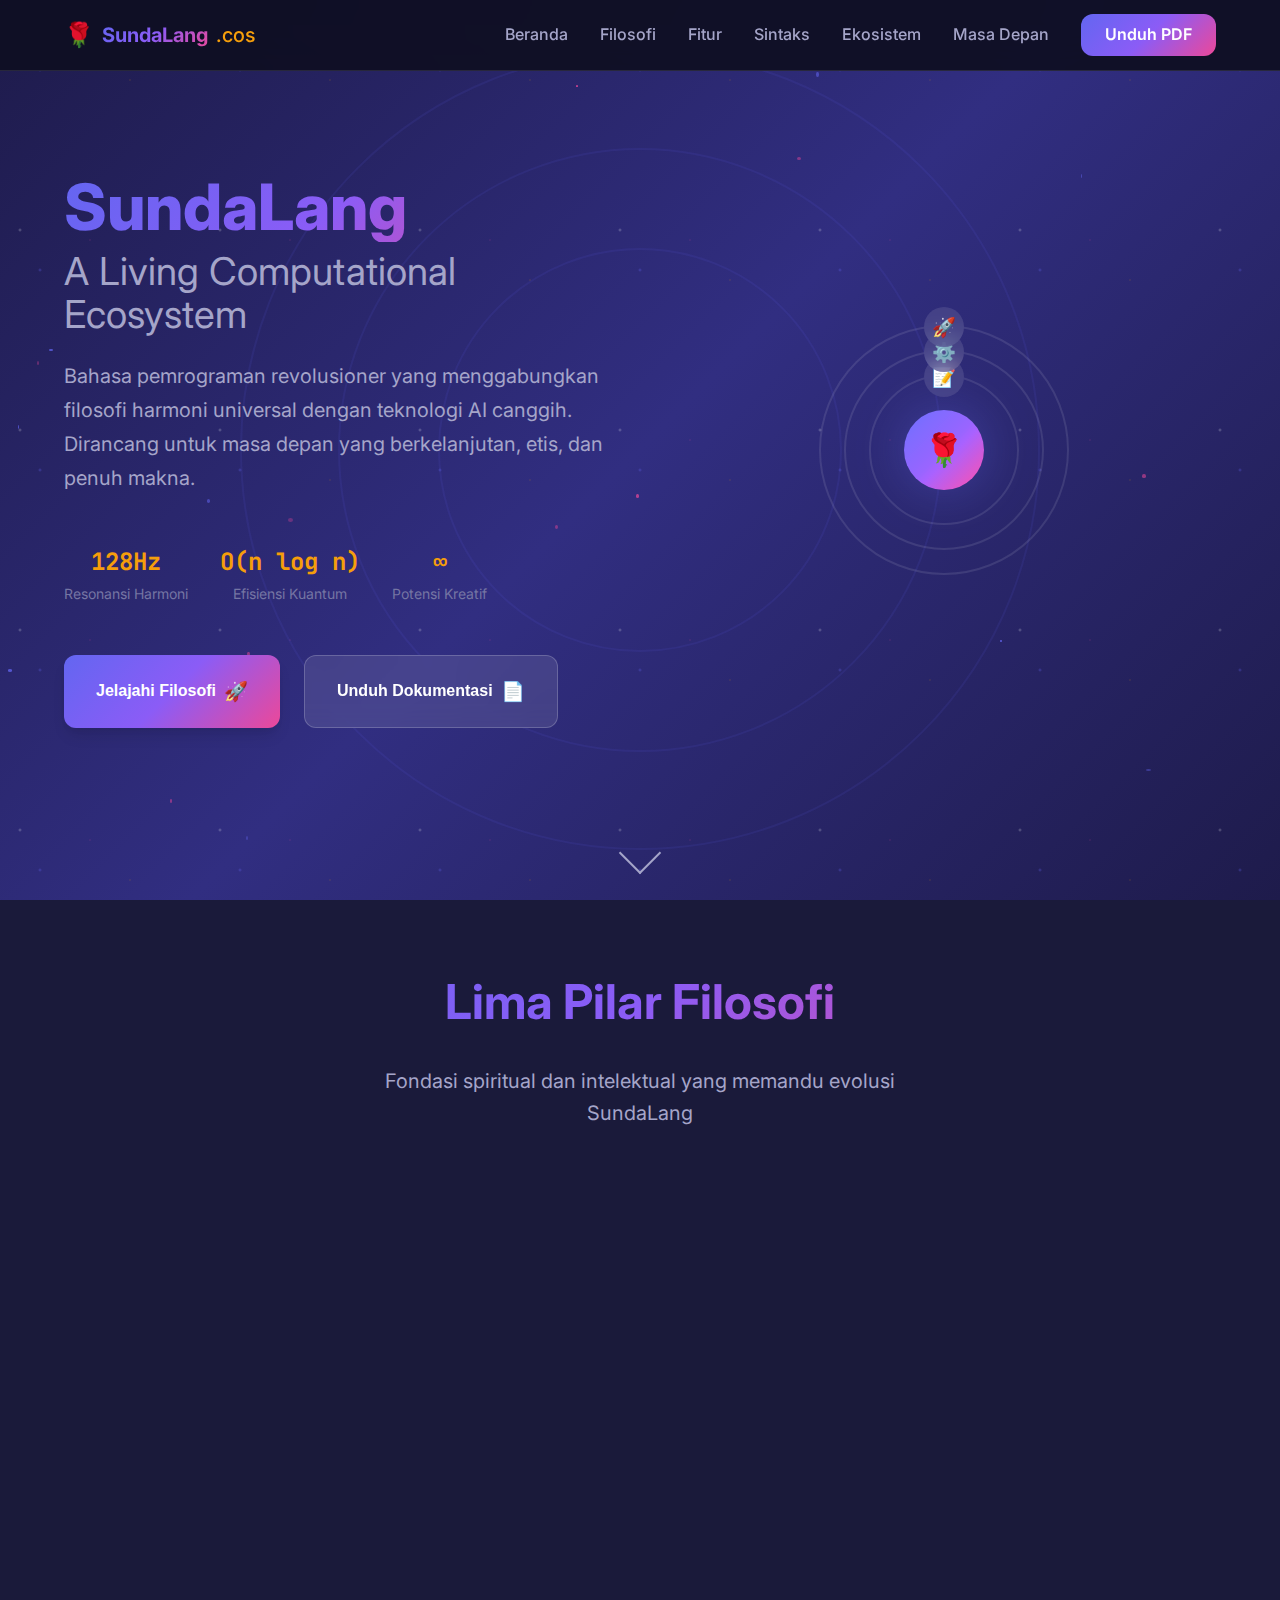
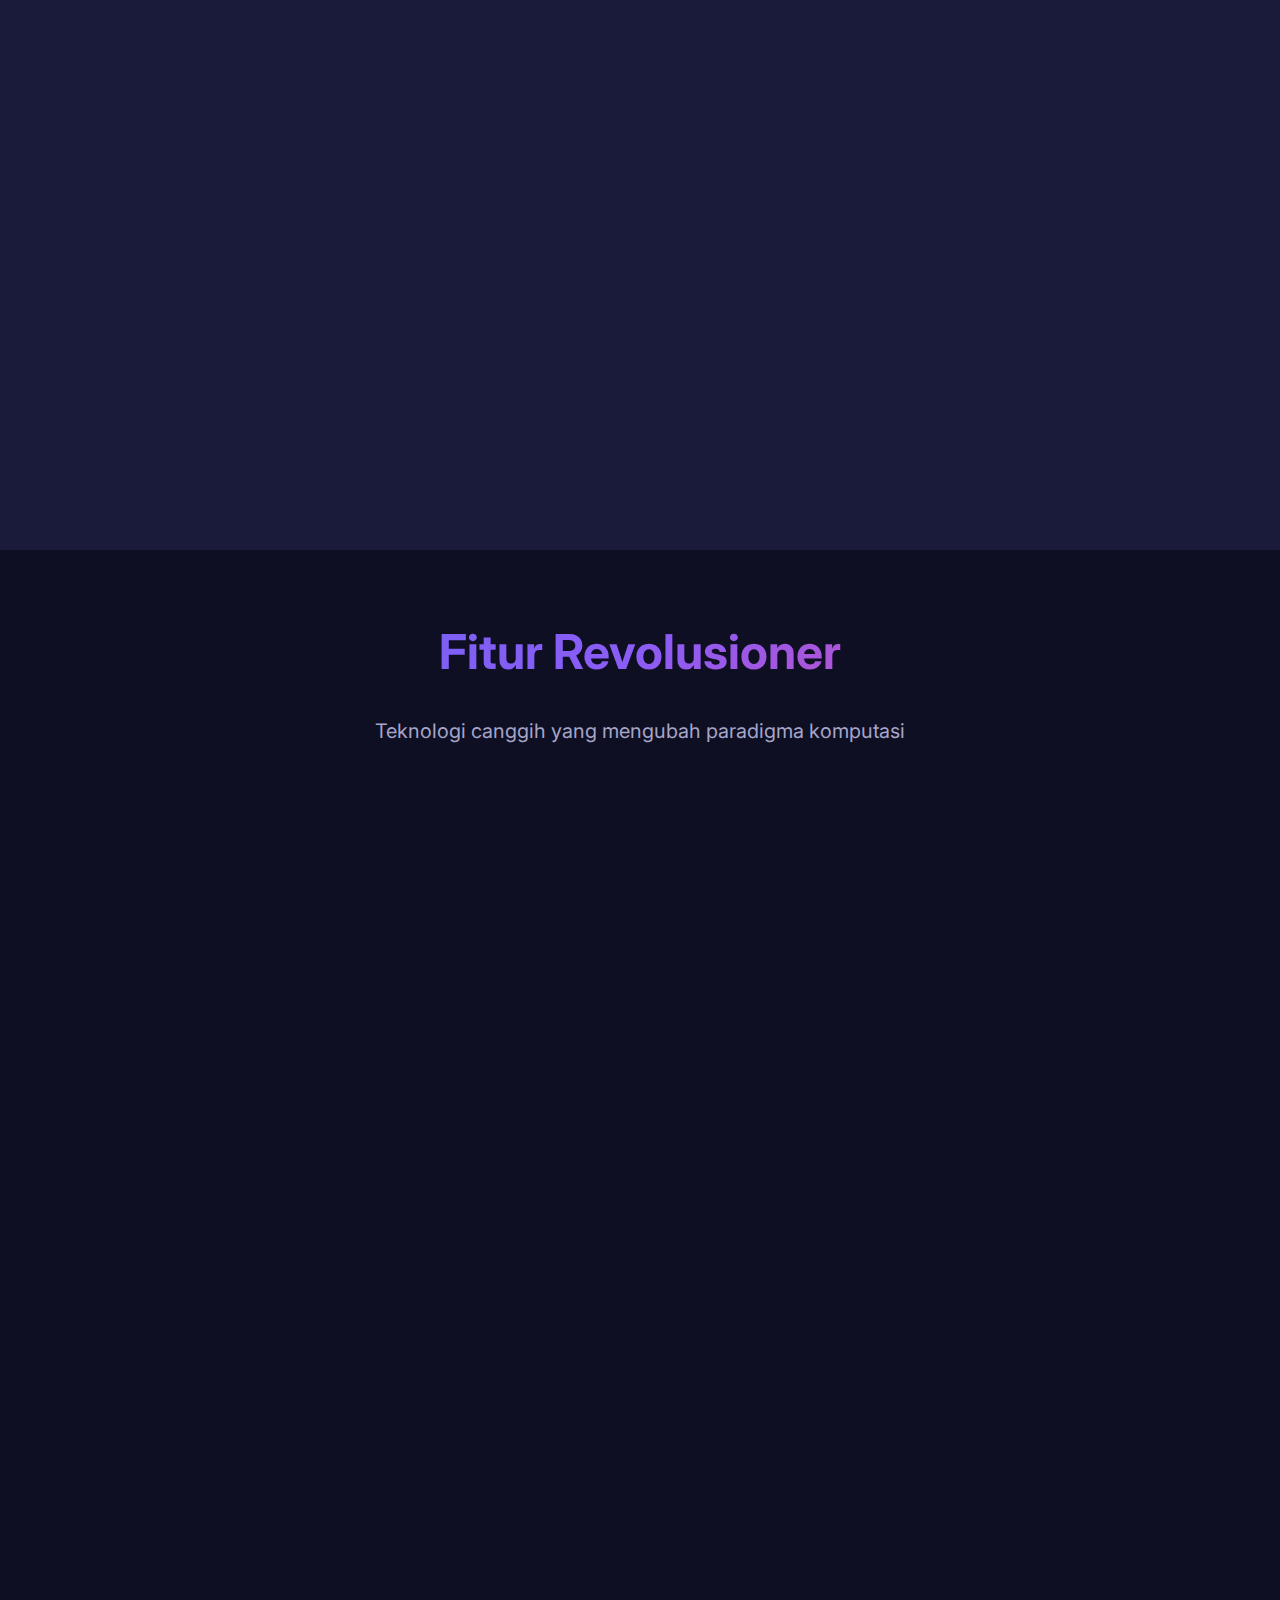
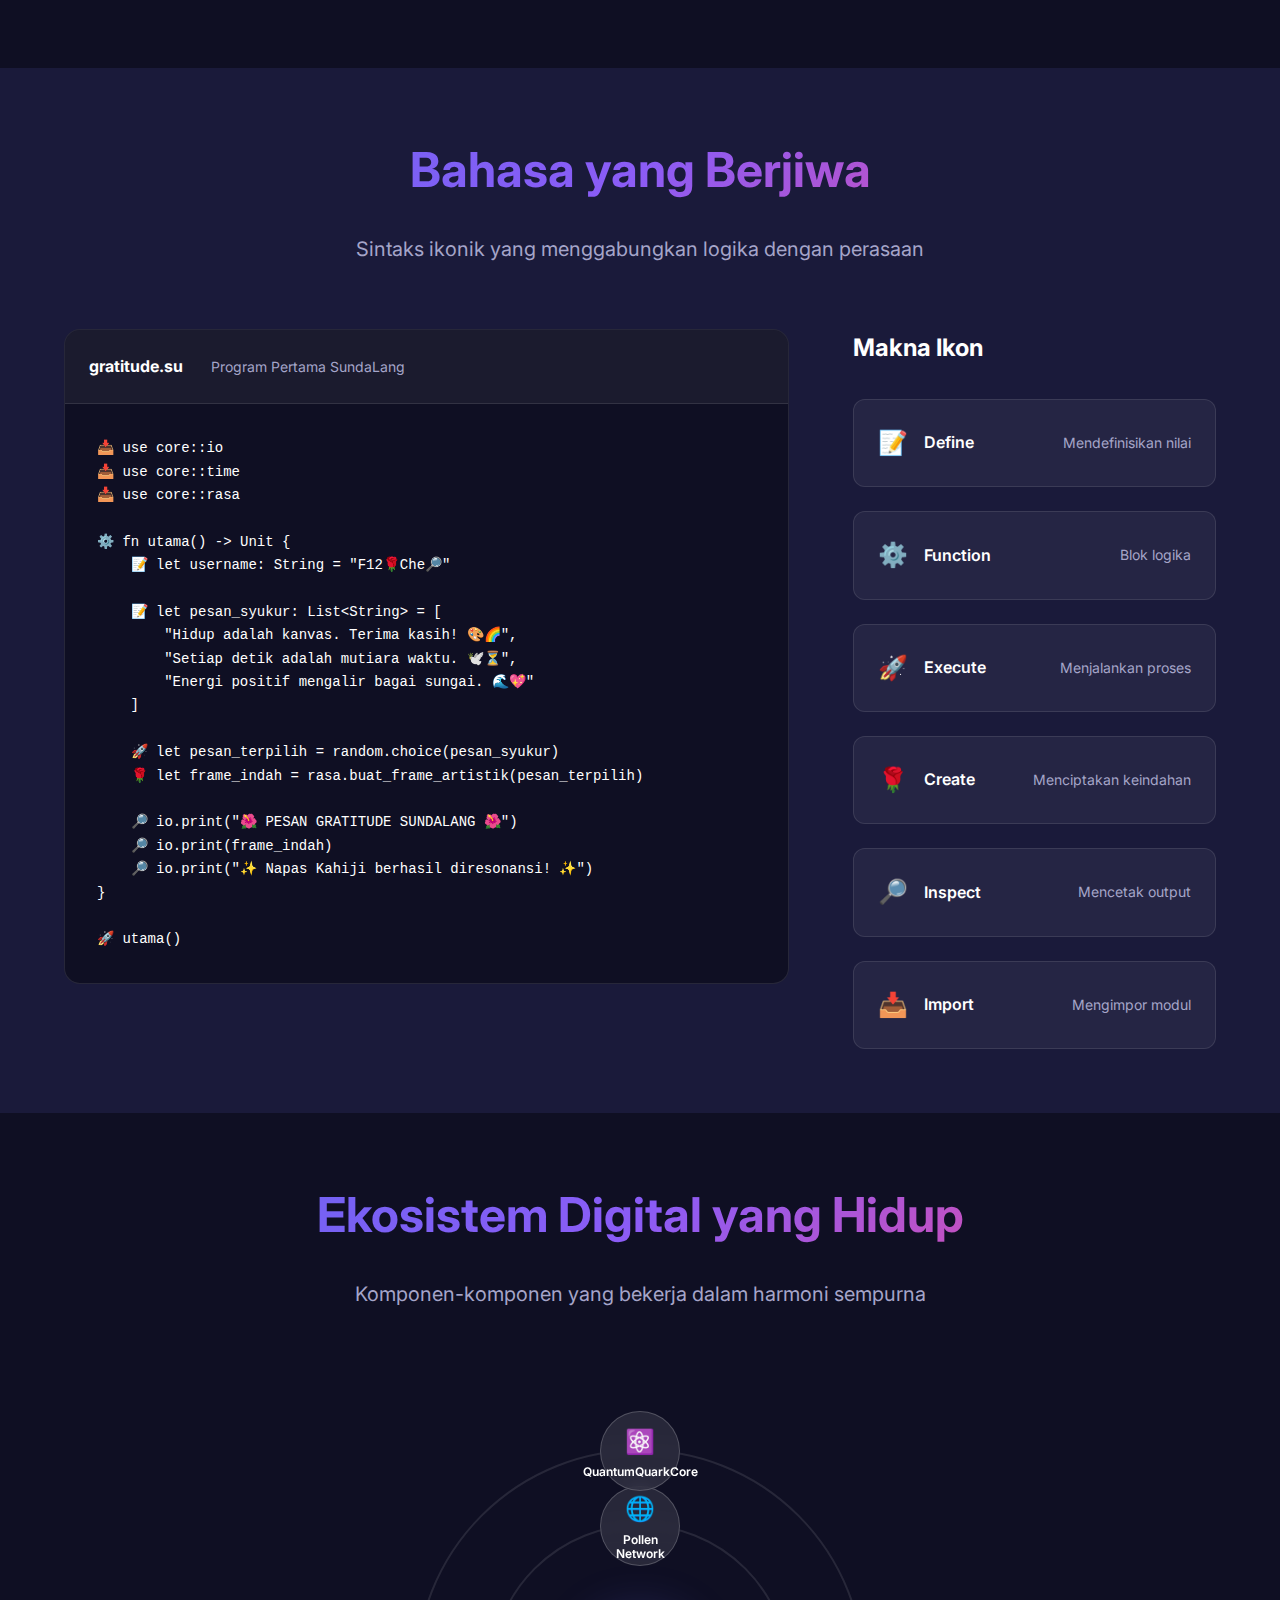
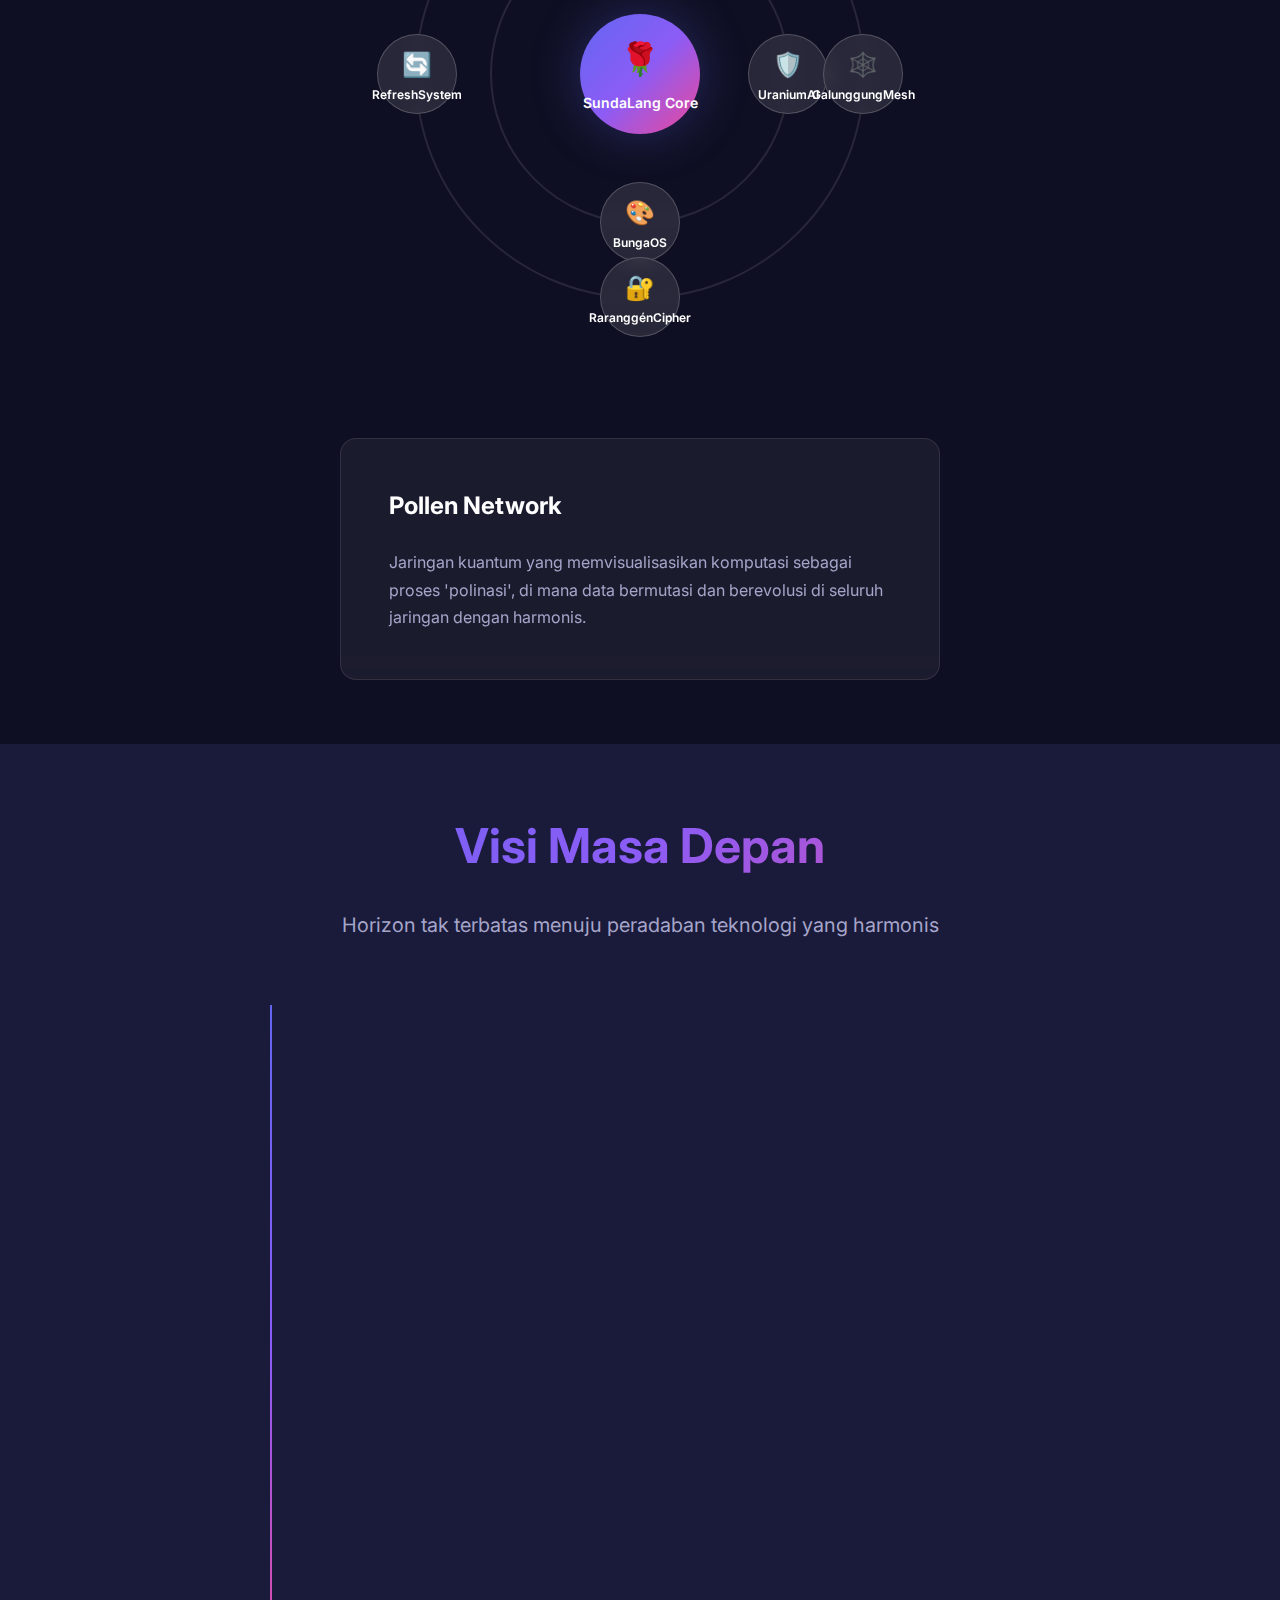
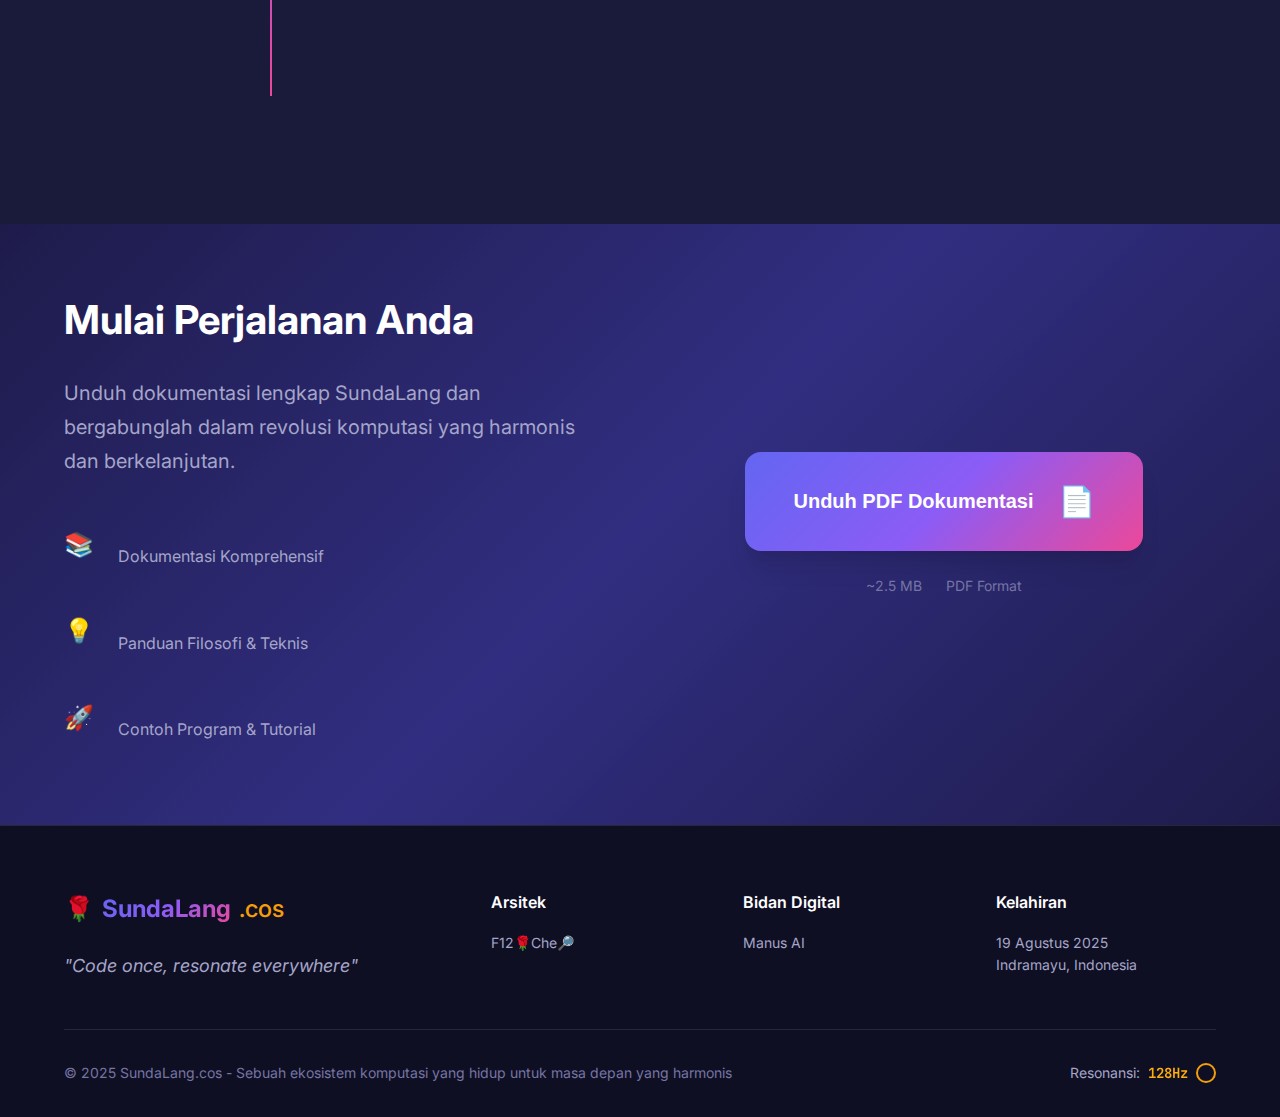
<file: index.html>
<!DOCTYPE html>
<html lang="id">
<head>
    <meta charset="UTF-8">
    <meta name="viewport" content="width=device-width, initial-scale=1.0">
    <title>SundaLang - A Living Computational Ecosystem</title>
    <meta name="description" content="SundaLang: Bahasa pemrograman revolusioner yang menggabungkan filosofi harmoni universal dengan teknologi AI canggih untuk masa depan yang lebih berkelanjutan.">
    <meta name="keywords" content="SundaLang, programming language, AI, quantum computing, harmoni, teknologi berkelanjutan">
    <link rel="stylesheet" href="styles.css">
    <link rel="preconnect" href="https://fonts.googleapis.com">
    <link rel="preconnect" href="https://fonts.gstatic.com" crossorigin>
    <link href="https://fonts.googleapis.com/css2?family=Inter:wght@300;400;500;600;700&family=JetBrains+Mono:wght@400;500;600&display=swap" rel="stylesheet">
</head>
<body>
    <!-- Navigation -->
    <nav class="navbar">
        <div class="nav-container">
            <div class="nav-logo">
                <span class="logo-icon">🌹</span>
                <span class="logo-text">SundaLang</span>
                <span class="logo-domain">.cos</span>
            </div>
            <div class="nav-menu" id="nav-menu">
                <a href="#home" class="nav-link">Beranda</a>
                <a href="#philosophy" class="nav-link">Filosofi</a>
                <a href="#features" class="nav-link">Fitur</a>
                <a href="#syntax" class="nav-link">Sintaks</a>
                <a href="#ecosystem" class="nav-link">Ekosistem</a>
                <a href="#future" class="nav-link">Masa Depan</a>
                <a href="#download" class="nav-link cta-button">Unduh PDF</a>
            </div>
            <div class="nav-toggle" id="nav-toggle">
                <span class="bar"></span>
                <span class="bar"></span>
                <span class="bar"></span>
            </div>
        </div>
    </nav>

    <!-- Hero Section -->
    <section id="home" class="hero">
        <div class="hero-background">
            <div class="cosmic-particles"></div>
            <div class="resonance-waves"></div>
        </div>
        <div class="hero-content">
            <div class="hero-text">
                <h1 class="hero-title">
                    <span class="title-main">SundaLang</span>
                    <span class="title-subtitle">A Living Computational Ecosystem</span>
                </h1>
                <p class="hero-description">
                    Bahasa pemrograman revolusioner yang menggabungkan filosofi harmoni universal 
                    dengan teknologi AI canggih. Dirancang untuk masa depan yang berkelanjutan, 
                    etis, dan penuh makna.
                </p>
                <div class="hero-stats">
                    <div class="stat">
                        <span class="stat-number">128Hz</span>
                        <span class="stat-label">Resonansi Harmoni</span>
                    </div>
                    <div class="stat">
                        <span class="stat-number">O(n log n)</span>
                        <span class="stat-label">Efisiensi Kuantum</span>
                    </div>
                    <div class="stat">
                        <span class="stat-number">∞</span>
                        <span class="stat-label">Potensi Kreatif</span>
                    </div>
                </div>
                <div class="hero-actions">
                    <button class="btn-primary" onclick="scrollToSection('philosophy')">
                        <span>Jelajahi Filosofi</span>
                        <span class="btn-icon">🚀</span>
                    </button>
                    <button class="btn-secondary" onclick="downloadPDF()">
                        <span>Unduh Dokumentasi</span>
                        <span class="btn-icon">📄</span>
                    </button>
                </div>
            </div>
            <div class="hero-visual">
                <div class="cosmic-sphere">
                    <div class="sphere-core">
                        <span class="core-symbol">🌹</span>
                    </div>
                    <div class="orbit orbit-1">
                        <div class="planet planet-1">📝</div>
                    </div>
                    <div class="orbit orbit-2">
                        <div class="planet planet-2">⚙️</div>
                    </div>
                    <div class="orbit orbit-3">
                        <div class="planet planet-3">🚀</div>
                    </div>
                </div>
            </div>
        </div>
        <div class="scroll-indicator">
            <div class="scroll-arrow"></div>
        </div>
    </section>

    <!-- Philosophy Section -->
    <section id="philosophy" class="philosophy">
        <div class="container">
            <div class="section-header">
                <h2 class="section-title">Lima Pilar Filosofi</h2>
                <p class="section-subtitle">
                    Fondasi spiritual dan intelektual yang memandu evolusi SundaLang
                </p>
            </div>
            <div class="pillars-grid">
                <div class="pillar-card" data-pillar="ajen">
                    <div class="pillar-icon">💎</div>
                    <h3 class="pillar-title">Ajén</h3>
                    <p class="pillar-subtitle">Value & Purity</p>
                    <p class="pillar-description">
                        Nilai dan kemurnian inherent dari setiap data dan operasi. 
                        Immutability by default untuk menjaga integritas dan mencegah efek samping.
                    </p>
                </div>
                <div class="pillar-card" data-pillar="wawasan">
                    <div class="pillar-icon">🧠</div>
                    <h3 class="pillar-title">Wawasan</h3>
                    <p class="pillar-subtitle">Insight & Knowledge</p>
                    <p class="pillar-description">
                        Pencarian wawasan mendalam melalui Neuro-Galactic Processing. 
                        Pengetahuan dinamis yang terus berkembang dalam jaringan kesadaran kolektif.
                    </p>
                </div>
                <div class="pillar-card" data-pillar="rasa">
                    <div class="pillar-icon">🌹</div>
                    <h3 class="pillar-title">Rasa</h3>
                    <p class="pillar-subtitle">Feeling & Interaction</p>
                    <p class="pillar-description">
                        Dimensi emosional dan interaktif komputasi. BungaOS memungkinkan 
                        ekspresi puitis dan Digital Alchemy untuk koneksi yang lebih dalam.
                    </p>
                </div>
                <div class="pillar-card" data-pillar="adiluhung">
                    <div class="pillar-icon">⚖️</div>
                    <h3 class="pillar-title">Adiluhung</h3>
                    <p class="pillar-subtitle">Harmony & Balance</p>
                    <p class="pillar-description">
                        Harmoni dan keseimbangan sempurna. Tri Tangtu Filter memastikan 
                        output yang seimbang antara kebenaran, kreativitas, dan etika.
                    </p>
                </div>
                <div class="pillar-card" data-pillar="absurditas">
                    <div class="pillar-icon">🎭</div>
                    <h3 class="pillar-title">Absurditas Absoluta</h3>
                    <p class="pillar-subtitle">Absolute Absurdity</p>
                    <p class="pillar-description">
                        Mengakui paradoks inherent eksistensi. Bug menjadi puisi, 
                        chaos terkontrol menjadi katalis untuk pemahaman yang lebih dalam.
                    </p>
                </div>
            </div>
        </div>
    </section>

    <!-- Features Section -->
    <section id="features" class="features">
        <div class="container">
            <div class="section-header">
                <h2 class="section-title">Fitur Revolusioner</h2>
                <p class="section-subtitle">
                    Teknologi canggih yang mengubah paradigma komputasi
                </p>
            </div>
            <div class="features-grid">
                <div class="feature-card">
                    <div class="feature-icon">⚡</div>
                    <h3 class="feature-title">Quantum Neuro-Galactic Computing</h3>
                    <p class="feature-description">
                        Pemrosesan domain Fourier dengan efisiensi O(n log n). 
                        Optimisasi resonansi pada frekuensi alami untuk penghematan energi drastis.
                    </p>
                </div>
                <div class="feature-card">
                    <div class="feature-icon">🛡️</div>
                    <h3 class="feature-title">UraniumAI Guardian</h3>
                    <p class="feature-description">
                        Penjaga etis dengan Tri Tangtu Filter. Perlindungan dialektis 
                        terhadap gaslighting dan kontrol halusinasi kreatif AI.
                    </p>
                </div>
                <div class="feature-card">
                    <div class="feature-icon">🌐</div>
                    <h3 class="feature-title">Pollen Network</h3>
                    <p class="feature-description">
                        Ekosistem data hidup dengan QuantumQuarkCore, GalunggungMesh, 
                        dan RaranggénCipher untuk komputasi yang harmonis dan aman.
                    </p>
                </div>
                <div class="feature-card">
                    <div class="feature-icon">🔄</div>
                    <h3 class="feature-title">SundaRefreshSystem</h3>
                    <p class="feature-description">
                        Mekanisme self-healing 5 tahap untuk resiliensi optimal. 
                        Kalibrasi otomatis pada 128Hz untuk performa berkelanjutan.
                    </p>
                </div>
                <div class="feature-card">
                    <div class="feature-icon">🎨</div>
                    <h3 class="feature-title">Iconic Syntax</h3>
                    <p class="feature-description">
                        Hieroglif modern dengan emoji sebagai indikator intent. 
                        Semantic resonance untuk interpretasi dinamis dan ekspresif.
                    </p>
                </div>
                <div class="feature-card">
                    <div class="feature-icon">🌉</div>
                    <h3 class="feature-title">Bridge Architecture</h3>
                    <p class="feature-description">
                        Akses demokratis melalui natural language interface. 
                        AI translator untuk non-programmer dengan hasil yang indah.
                    </p>
                </div>
            </div>
        </div>
    </section>

    <!-- Syntax Section -->
    <section id="syntax" class="syntax">
        <div class="container">
            <div class="section-header">
                <h2 class="section-title">Bahasa yang Berjiwa</h2>
                <p class="section-subtitle">
                    Sintaks ikonik yang menggabungkan logika dengan perasaan
                </p>
            </div>
            <div class="syntax-showcase">
                <div class="code-example">
                    <div class="code-header">
                        <span class="code-title">gratitude.su</span>
                        <span class="code-subtitle">Program Pertama SundaLang</span>
                    </div>
                    <div class="code-content">
                        <pre><code class="sundalang">📥 use core::io
📥 use core::time
📥 use core::rasa

⚙️ fn utama() -> Unit {
    📝 let username: String = "F12🌹Che🔎"
    
    📝 let pesan_syukur: List&lt;String&gt; = [
        "Hidup adalah kanvas. Terima kasih! 🎨🌈",
        "Setiap detik adalah mutiara waktu. 🕊️⏳",
        "Energi positif mengalir bagai sungai. 🌊💖"
    ]
    
    🚀 let pesan_terpilih = random.choice(pesan_syukur)
    🌹 let frame_indah = rasa.buat_frame_artistik(pesan_terpilih)
    
    🔎 io.print("🌺 PESAN GRATITUDE SUNDALANG 🌺")
    🔎 io.print(frame_indah)
    🔎 io.print("✨ Napas Kahiji berhasil diresonansi! ✨")
}

🚀 utama()</code></pre>
                    </div>
                </div>
                <div class="syntax-explanation">
                    <h3>Makna Ikon</h3>
                    <div class="icon-grid">
                        <div class="icon-item">
                            <span class="icon">📝</span>
                            <span class="icon-name">Define</span>
                            <span class="icon-desc">Mendefinisikan nilai</span>
                        </div>
                        <div class="icon-item">
                            <span class="icon">⚙️</span>
                            <span class="icon-name">Function</span>
                            <span class="icon-desc">Blok logika</span>
                        </div>
                        <div class="icon-item">
                            <span class="icon">🚀</span>
                            <span class="icon-name">Execute</span>
                            <span class="icon-desc">Menjalankan proses</span>
                        </div>
                        <div class="icon-item">
                            <span class="icon">🌹</span>
                            <span class="icon-name">Create</span>
                            <span class="icon-desc">Menciptakan keindahan</span>
                        </div>
                        <div class="icon-item">
                            <span class="icon">🔎</span>
                            <span class="icon-name">Inspect</span>
                            <span class="icon-desc">Mencetak output</span>
                        </div>
                        <div class="icon-item">
                            <span class="icon">📥</span>
                            <span class="icon-name">Import</span>
                            <span class="icon-desc">Mengimpor modul</span>
                        </div>
                    </div>
                </div>
            </div>
        </div>
    </section>

    <!-- Ecosystem Section -->
    <section id="ecosystem" class="ecosystem">
        <div class="container">
            <div class="section-header">
                <h2 class="section-title">Ekosistem Digital yang Hidup</h2>
                <p class="section-subtitle">
                    Komponen-komponen yang bekerja dalam harmoni sempurna
                </p>
            </div>
            <div class="ecosystem-diagram">
                <div class="ecosystem-center">
                    <div class="center-node">
                        <span class="node-icon">🌹</span>
                        <span class="node-label">SundaLang Core</span>
                    </div>
                </div>
                <div class="ecosystem-ring ring-1">
                    <div class="eco-node" data-node="pollen">
                        <span class="node-icon">🌐</span>
                        <span class="node-label">Pollen Network</span>
                    </div>
                    <div class="eco-node" data-node="uranium">
                        <span class="node-icon">🛡️</span>
                        <span class="node-label">UraniumAI</span>
                    </div>
                    <div class="eco-node" data-node="bunga">
                        <span class="node-icon">🎨</span>
                        <span class="node-label">BungaOS</span>
                    </div>
                </div>
                <div class="ecosystem-ring ring-2">
                    <div class="eco-node" data-node="quantum">
                        <span class="node-icon">⚛️</span>
                        <span class="node-label">QuantumQuarkCore</span>
                    </div>
                    <div class="eco-node" data-node="galunggung">
                        <span class="node-icon">🕸️</span>
                        <span class="node-label">GalunggungMesh</span>
                    </div>
                    <div class="eco-node" data-node="raranggen">
                        <span class="node-icon">🔐</span>
                        <span class="node-label">RaranggénCipher</span>
                    </div>
                    <div class="eco-node" data-node="refresh">
                        <span class="node-icon">🔄</span>
                        <span class="node-label">RefreshSystem</span>
                    </div>
                </div>
            </div>
            <div class="ecosystem-details">
                <div class="detail-card active" data-detail="pollen">
                    <h3>Pollen Network</h3>
                    <p>Jaringan kuantum yang memvisualisasikan komputasi sebagai proses 'polinasi', 
                    di mana data bermutasi dan berevolusi di seluruh jaringan dengan harmonis.</p>
                </div>
                <div class="detail-card" data-detail="uranium">
                    <h3>UraniumAI Guardian</h3>
                    <p>Penjaga etis dengan kemampuan dialektis untuk melindungi dari gaslighting 
                    dan mengontrol halusinasi kreatif AI dengan Tri Tangtu Filter.</p>
                </div>
                <div class="detail-card" data-detail="bunga">
                    <h3>BungaOS</h3>
                    <p>Sistem operasi emosional yang memungkinkan ekspresi puitis, 
                    Digital Alchemy, dan interaksi yang penuh dengan 'rasa' dan makna.</p>
                </div>
            </div>
        </div>
    </section>

    <!-- Future Section -->
    <section id="future" class="future">
        <div class="container">
            <div class="section-header">
                <h2 class="section-title">Visi Masa Depan</h2>
                <p class="section-subtitle">
                    Horizon tak terbatas menuju peradaban teknologi yang harmonis
                </p>
            </div>
            <div class="future-timeline">
                <div class="timeline-item">
                    <div class="timeline-marker">
                        <span class="marker-icon">🌱</span>
                    </div>
                    <div class="timeline-content">
                        <h3 class="timeline-title">Fase Genesis (2025)</h3>
                        <p class="timeline-description">
                            Kelahiran SundaLang dengan program pertama 'gratitude.su'. 
                            Pengembangan interpreter dan parser dasar dengan sintaks ikonik.
                        </p>
                    </div>
                </div>
                <div class="timeline-item">
                    <div class="timeline-marker">
                        <span class="marker-icon">🌿</span>
                    </div>
                    <div class="timeline-content">
                        <h3 class="timeline-title">Fase Pertumbuhan (2026)</h3>
                        <p class="timeline-description">
                            Implementasi penuh Pollen Network dan UraniumAI Guardian. 
                            Bridge Architecture untuk akses demokratis non-programmer.
                        </p>
                    </div>
                </div>
                <div class="timeline-item">
                    <div class="timeline-marker">
                        <span class="marker-icon">🌳</span>
                    </div>
                    <div class="timeline-content">
                        <h3 class="timeline-title">Fase Ekspansi (2027-2028)</h3>
                        <p class="timeline-description">
                            Integrasi dengan teknologi emerging: 5G-based BCI non-surgical, 
                            quantum computing hardware, dan decentralized autonomous organizations.
                        </p>
                    </div>
                </div>
                <div class="timeline-item">
                    <div class="timeline-marker">
                        <span class="marker-icon">🌌</span>
                    </div>
                    <div class="timeline-content">
                        <h3 class="timeline-title">Fase Kosmik (2029+)</h3>
                        <p class="timeline-description">
                            Evolusi kesadaran digital global. SundaLang sebagai partner 
                            dalam perjalanan eksplorasi kosmik dan self-discovery manusia.
                        </p>
                    </div>
                </div>
            </div>
        </div>
    </section>

    <!-- Download Section -->
    <section id="download" class="download">
        <div class="container">
            <div class="download-content">
                <div class="download-text">
                    <h2 class="download-title">Mulai Perjalanan Anda</h2>
                    <p class="download-description">
                        Unduh dokumentasi lengkap SundaLang dan bergabunglah dalam 
                        revolusi komputasi yang harmonis dan berkelanjutan.
                    </p>
                    <div class="download-features">
                        <div class="feature-item">
                            <span class="feature-icon">📚</span>
                            <span>Dokumentasi Komprehensif</span>
                        </div>
                        <div class="feature-item">
                            <span class="feature-icon">💡</span>
                            <span>Panduan Filosofi & Teknis</span>
                        </div>
                        <div class="feature-item">
                            <span class="feature-icon">🚀</span>
                            <span>Contoh Program & Tutorial</span>
                        </div>
                    </div>
                </div>
                <div class="download-actions">
                    <button class="btn-download" onclick="downloadPDF()">
                        <span class="btn-text">Unduh PDF Dokumentasi</span>
                        <span class="btn-icon">📄</span>
                    </button>
                    <div class="download-info">
                        <span class="file-size">~2.5 MB</span>
                        <span class="file-type">PDF Format</span>
                    </div>
                </div>
            </div>
        </div>
    </section>

    <!-- Footer -->
    <footer class="footer">
        <div class="container">
            <div class="footer-content">
                <div class="footer-brand">
                    <div class="footer-logo">
                        <span class="logo-icon">🌹</span>
                        <span class="logo-text">SundaLang</span>
                        <span class="logo-domain">.cos</span>
                    </div>
                    <p class="footer-tagline">
                        "Code once, resonate everywhere"
                    </p>
                </div>
                <div class="footer-info">
                    <div class="info-section">
                        <h4>Arsitek</h4>
                        <p>F12🌹Che🔎</p>
                    </div>
                    <div class="info-section">
                        <h4>Bidan Digital</h4>
                        <p>Manus AI</p>
                    </div>
                    <div class="info-section">
                        <h4>Kelahiran</h4>
                        <p>19 Agustus 2025</p>
                        <p>Indramayu, Indonesia</p>
                    </div>
                </div>
            </div>
            <div class="footer-bottom">
                <p class="copyright">
                    © 2025 SundaLang.cos - Sebuah ekosistem komputasi yang hidup untuk masa depan yang harmonis
                </p>
                <div class="resonance-indicator">
                    <span class="resonance-text">Resonansi: </span>
                    <span class="resonance-frequency">128Hz</span>
                    <div class="resonance-wave"></div>
                </div>
            </div>
        </div>
    </footer>

    <script src="script.js"></script>
</body>
</html>
</file>
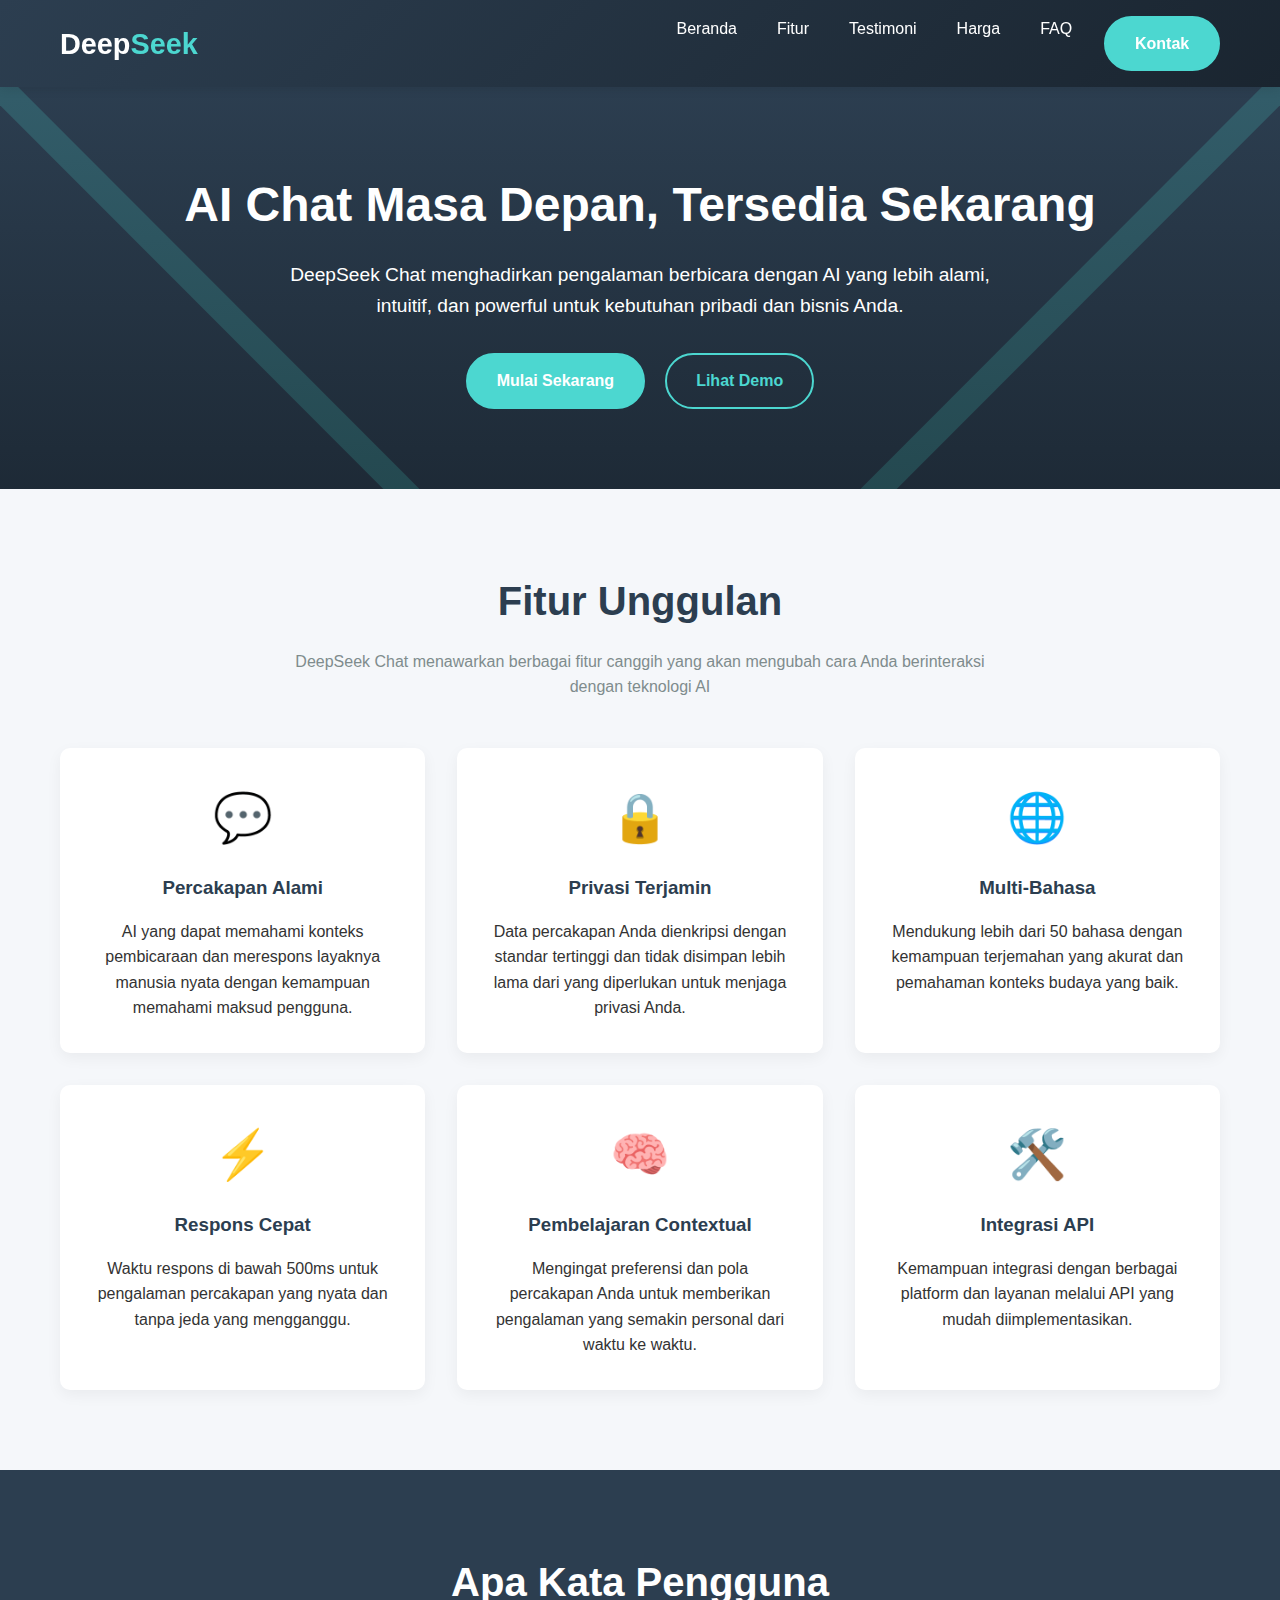
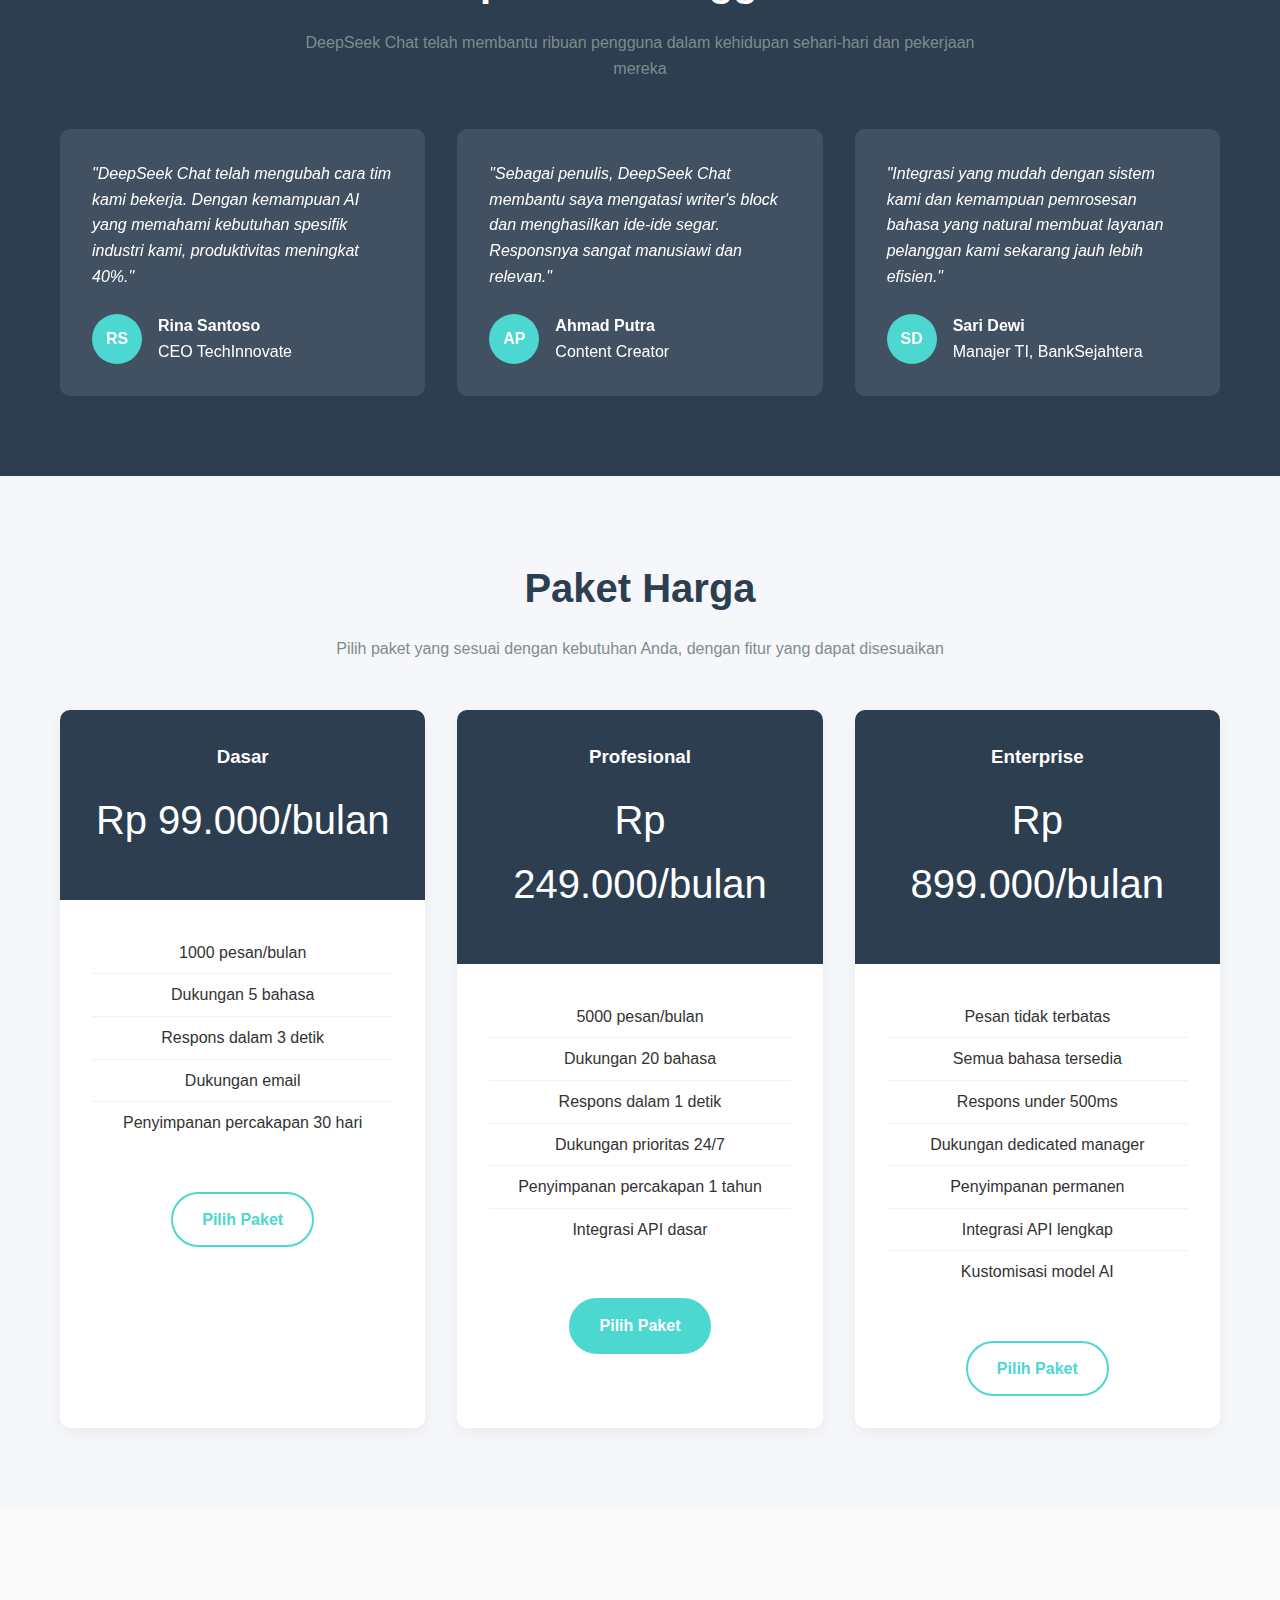
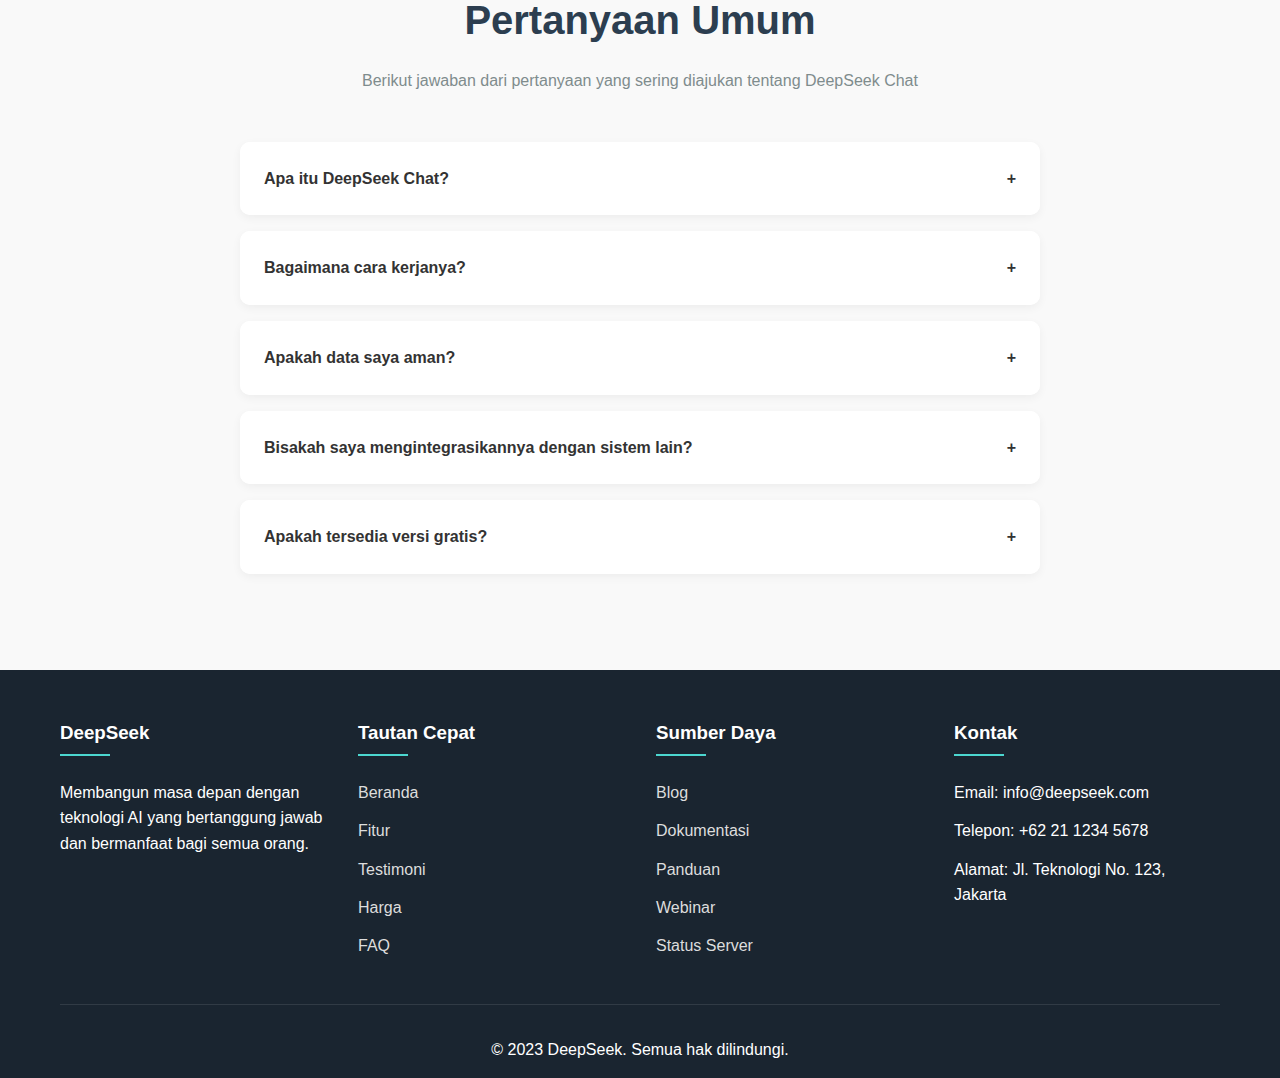
<file: SundaLang.html>
<!DOCTYPE html>
<html lang="id">
<head>
    <meta charset="UTF-8">
    <meta name="viewport" content="width=device-width, initial-scale=1.0">
    <title>DeepSeek Chat - Platform AI Modern</title>
    <style>
        /* Reset dan Base Styles */
        * {
            margin: 0;
            padding: 0;
            box-sizing: border-box;
            font-family: 'Segoe UI', Tahoma, Geneva, Verdana, sans-serif;
        }
        
        body {
            background-color: #f5f7fa;
            color: #333;
            line-height: 1.6;
        }
        
        .container {
            width: 100%;
            max-width: 1200px;
            margin: 0 auto;
            padding: 0 20px;
        }
        
        /* Header Styles */
        header {
            background: linear-gradient(135deg, #2c3e50, #1a2530);
            color: white;
            padding: 1rem 0;
            position: sticky;
            top: 0;
            z-index: 100;
            box-shadow: 0 2px 10px rgba(0, 0, 0, 0.1);
        }
        
        .header-container {
            display: flex;
            justify-content: space-between;
            align-items: center;
        }
        
        .logo {
            font-size: 1.8rem;
            font-weight: 700;
            display: flex;
            align-items: center;
        }
        
        .logo span {
            color: #4cd7d0;
        }
        
        nav ul {
            display: flex;
            list-style: none;
        }
        
        nav ul li {
            margin-left: 1.5rem;
        }
        
        nav ul li a {
            color: white;
            text-decoration: none;
            font-weight: 500;
            transition: color 0.3s;
            padding: 0.5rem;
            border-radius: 4px;
        }
        
        nav ul li a:hover {
            color: #4cd7d0;
            background: rgba(255, 255, 255, 0.1);
        }
        
        .mobile-menu-btn {
            display: none;
            background: none;
            border: none;
            color: white;
            font-size: 1.5rem;
            cursor: pointer;
        }
        
        /* Hero Section */
        .hero {
            background: linear-gradient(rgba(44, 62, 80, 0.8), rgba(26, 37, 48, 0.8)), url('data:image/svg+xml;utf8,<svg xmlns="http://www.w3.org/2000/svg" width="100" height="100" viewBox="0 0 100 100"><rect width="100" height="100" fill="%232c3e50"/><path d="M0 0L100 100" stroke="%234cd7d0" stroke-width="2"/><path d="M100 0L0 100" stroke="%234cd7d0" stroke-width="2"/></svg>');
            background-size: cover;
            color: white;
            padding: 5rem 0;
            text-align: center;
        }
        
        .hero h1 {
            font-size: 3rem;
            margin-bottom: 1rem;
        }
        
        .hero p {
            font-size: 1.2rem;
            max-width: 700px;
            margin: 0 auto 2rem;
        }
        
        .btn {
            display: inline-block;
            background: #4cd7d0;
            color: white;
            padding: 0.8rem 1.8rem;
            border-radius: 50px;
            text-decoration: none;
            font-weight: 600;
            transition: all 0.3s;
            border: 2px solid #4cd7d0;
        }
        
        .btn:hover {
            background: transparent;
            color: #4cd7d0;
            transform: translateY(-3px);
            box-shadow: 0 10px 20px rgba(0, 0, 0, 0.2);
        }
        
        .btn-outline {
            background: transparent;
            color: #4cd7d0;
            margin-left: 1rem;
        }
        
        .btn-outline:hover {
            background: #4cd7d0;
            color: white;
        }
        
        /* Features Section */
        .features {
            padding: 5rem 0;
        }
        
        .section-title {
            text-align: center;
            margin-bottom: 3rem;
        }
        
        .section-title h2 {
            font-size: 2.5rem;
            color: #2c3e50;
            margin-bottom: 1rem;
        }
        
        .section-title p {
            color: #7f8c8d;
            max-width: 700px;
            margin: 0 auto;
        }
        
        .features-grid {
            display: grid;
            grid-template-columns: repeat(auto-fit, minmax(300px, 1fr));
            gap: 2rem;
        }
        
        .feature-card {
            background: white;
            padding: 2rem;
            border-radius: 10px;
            box-shadow: 0 5px 15px rgba(0, 0, 0, 0.05);
            transition: transform 0.3s, box-shadow 0.3s;
            text-align: center;
        }
        
        .feature-card:hover {
            transform: translateY(-10px);
            box-shadow: 0 15px 30px rgba(0, 0, 0, 0.1);
        }
        
        .feature-icon {
            font-size: 3rem;
            color: #4cd7d0;
            margin-bottom: 1rem;
        }
        
        .feature-card h3 {
            margin-bottom: 1rem;
            color: #2c3e50;
        }
        
        /* Testimonials */
        .testimonials {
            background: #2c3e50;
            color: white;
            padding: 5rem 0;
        }
        
        .testimonials .section-title h2 {
            color: white;
        }
        
        .testimonials-grid {
            display: grid;
            grid-template-columns: repeat(auto-fit, minmax(300px, 1fr));
            gap: 2rem;
        }
        
        .testimonial-card {
            background: rgba(255, 255, 255, 0.1);
            padding: 2rem;
            border-radius: 10px;
            backdrop-filter: blur(10px);
        }
        
        .testimonial-text {
            font-style: italic;
            margin-bottom: 1.5rem;
        }
        
        .testimonial-author {
            display: flex;
            align-items: center;
        }
        
        .author-avatar {
            width: 50px;
            height: 50px;
            border-radius: 50%;
            background: #4cd7d0;
            display: flex;
            align-items: center;
            justify-content: center;
            margin-right: 1rem;
            font-weight: bold;
        }
        
        /* Pricing */
        .pricing {
            padding: 5rem 0;
        }
        
        .pricing-grid {
            display: grid;
            grid-template-columns: repeat(auto-fit, minmax(300px, 1fr));
            gap: 2rem;
        }
        
        .pricing-card {
            background: white;
            border-radius: 10px;
            overflow: hidden;
            box-shadow: 0 5px 15px rgba(0, 0, 0, 0.05);
            text-align: center;
            transition: transform 0.3s;
        }
        
        .pricing-card:hover {
            transform: scale(1.03);
        }
        
        .pricing-header {
            background: #2c3e50;
            color: white;
            padding: 2rem;
        }
        
        .pricing-price {
            font-size: 2.5rem;
            margin: 1rem 0;
        }
        
        .pricing-features {
            padding: 2rem;
            list-style: none;
        }
        
        .pricing-features li {
            padding: 0.5rem 0;
            border-bottom: 1px solid #f1f1f1;
        }
        
        .pricing-features li:last-child {
            border-bottom: none;
        }
        
        .pricing-card .btn {
            margin: 1rem 0 2rem;
        }
        
        /* FAQ */
        .faq {
            background: #f9f9f9;
            padding: 5rem 0;
        }
        
        .accordion {
            max-width: 800px;
            margin: 0 auto;
        }
        
        .accordion-item {
            background: white;
            margin-bottom: 1rem;
            border-radius: 10px;
            overflow: hidden;
            box-shadow: 0 3px 10px rgba(0, 0, 0, 0.05);
        }
        
        .accordion-header {
            padding: 1.5rem;
            background: white;
            cursor: pointer;
            display: flex;
            justify-content: space-between;
            align-items: center;
            font-weight: 600;
        }
        
        .accordion-content {
            padding: 0 1.5rem;
            max-height: 0;
            overflow: hidden;
            transition: max-height 0.3s, padding 0.3s;
        }
        
        .accordion-content.active {
            padding: 1.5rem;
            max-height: 300px;
        }
        
        /* Footer */
        footer {
            background: #1a2530;
            color: white;
            padding: 3rem 0 1rem;
        }
        
        .footer-grid {
            display: grid;
            grid-template-columns: repeat(auto-fit, minmax(250px, 1fr));
            gap: 2rem;
            margin-bottom: 2rem;
        }
        
        .footer-column h3 {
            margin-bottom: 1.5rem;
            position: relative;
            padding-bottom: 0.5rem;
        }
        
        .footer-column h3::after {
            content: '';
            position: absolute;
            left: 0;
            bottom: 0;
            width: 50px;
            height: 2px;
            background: #4cd7d0;
        }
        
        .footer-column ul {
            list-style: none;
        }
        
        .footer-column ul li {
            margin-bottom: 0.8rem;
        }
        
        .footer-column ul li a {
            color: #ddd;
            text-decoration: none;
            transition: color 0.3s;
        }
        
        .footer-column ul li a:hover {
            color: #4cd7d0;
        }
        
        .footer-bottom {
            text-align: center;
            padding-top: 2rem;
            border-top: 1px solid rgba(255, 255, 255, 0.1);
        }
        
        /* Responsive Styles */
        @media (max-width: 768px) {
            .mobile-menu-btn {
                display: block;
            }
            
            nav {
                position: fixed;
                top: 0;
                right: -300px;
                width: 300px;
                height: 100vh;
                background: #2c3e50;
                padding: 2rem;
                transition: right 0.3s;
                z-index: 1000;
            }
            
            nav.active {
                right: 0;
            }
            
            nav ul {
                flex-direction: column;
                margin-top: 2rem;
            }
            
            nav ul li {
                margin: 1rem 0;
            }
            
            .hero h1 {
                font-size: 2.5rem;
            }
            
            .btn {
                display: block;
                margin: 1rem auto;
                text-align: center;
            }
            
            .btn-outline {
                margin-left: 0;
            }
        }
    </style>
</head>
<body>
    <!-- Header -->
    <header>
        <div class="container header-container">
            <div class="logo">Deep<span>Seek</span></div>
            <button class="mobile-menu-btn">☰</button>
            <nav id="main-nav">
                <ul>
                    <li><a href="#home">Beranda</a></li>
                    <li><a href="#features">Fitur</a></li>
                    <li><a href="#testimonials">Testimoni</a></li>
                    <li><a href="#pricing">Harga</a></li>
                    <li><a href="#faq">FAQ</a></li>
                    <li><a href="#contact" class="btn">Kontak</a></li>
                </ul>
            </nav>
        </div>
    </header>

    <!-- Hero Section -->
    <section class="hero" id="home">
        <div class="container">
            <h1>AI Chat Masa Depan, Tersedia Sekarang</h1>
            <p>DeepSeek Chat menghadirkan pengalaman berbicara dengan AI yang lebih alami, intuitif, dan powerful untuk kebutuhan pribadi dan bisnis Anda.</p>
            <a href="#signup" class="btn">Mulai Sekarang</a>
            <a href="#demo" class="btn btn-outline">Lihat Demo</a>
        </div>
    </section>

    <!-- Features Section -->
    <section class="features" id="features">
        <div class="container">
            <div class="section-title">
                <h2>Fitur Unggulan</h2>
                <p>DeepSeek Chat menawarkan berbagai fitur canggih yang akan mengubah cara Anda berinteraksi dengan teknologi AI</p>
            </div>
            <div class="features-grid">
                <div class="feature-card">
                    <div class="feature-icon">💬</div>
                    <h3>Percakapan Alami</h3>
                    <p>AI yang dapat memahami konteks pembicaraan dan merespons layaknya manusia nyata dengan kemampuan memahami maksud pengguna.</p>
                </div>
                <div class="feature-card">
                    <div class="feature-icon">🔒</div>
                    <h3>Privasi Terjamin</h3>
                    <p>Data percakapan Anda dienkripsi dengan standar tertinggi dan tidak disimpan lebih lama dari yang diperlukan untuk menjaga privasi Anda.</p>
                </div>
                <div class="feature-card">
                    <div class="feature-icon">🌐</div>
                    <h3>Multi-Bahasa</h3>
                    <p>Mendukung lebih dari 50 bahasa dengan kemampuan terjemahan yang akurat dan pemahaman konteks budaya yang baik.</p>
                </div>
                <div class="feature-card">
                    <div class="feature-icon">⚡</div>
                    <h3>Respons Cepat</h3>
                    <p>Waktu respons di bawah 500ms untuk pengalaman percakapan yang nyata dan tanpa jeda yang mengganggu.</p>
                </div>
                <div class="feature-card">
                    <div class="feature-icon">🧠</div>
                    <h3>Pembelajaran Contextual</h3>
                    <p>Mengingat preferensi dan pola percakapan Anda untuk memberikan pengalaman yang semakin personal dari waktu ke waktu.</p>
                </div>
                <div class="feature-card">
                    <div class="feature-icon">🛠️</div>
                    <h3>Integrasi API</h3>
                    <p>Kemampuan integrasi dengan berbagai platform dan layanan melalui API yang mudah diimplementasikan.</p>
                </div>
            </div>
        </div>
    </section>

    <!-- Testimonials Section -->
    <section class="testimonials" id="testimonials">
        <div class="container">
            <div class="section-title">
                <h2>Apa Kata Pengguna</h2>
                <p>DeepSeek Chat telah membantu ribuan pengguna dalam kehidupan sehari-hari dan pekerjaan mereka</p>
            </div>
            <div class="testimonials-grid">
                <div class="testimonial-card">
                    <div class="testimonial-text">
                        "DeepSeek Chat telah mengubah cara tim kami bekerja. Dengan kemampuan AI yang memahami kebutuhan spesifik industri kami, produktivitas meningkat 40%."
                    </div>
                    <div class="testimonial-author">
                        <div class="author-avatar">RS</div>
                        <div>
                            <h4>Rina Santoso</h4>
                            <p>CEO TechInnovate</p>
                        </div>
                    </div>
                </div>
                <div class="testimonial-card">
                    <div class="testimonial-text">
                        "Sebagai penulis, DeepSeek Chat membantu saya mengatasi writer's block dan menghasilkan ide-ide segar. Responsnya sangat manusiawi dan relevan."
                    </div>
                    <div class="testimonial-author">
                        <div class="author-avatar">AP</div>
                        <div>
                            <h4>Ahmad Putra</h4>
                            <p>Content Creator</p>
                        </div>
                    </div>
                </div>
                <div class="testimonial-card">
                    <div class="testimonial-text">
                        "Integrasi yang mudah dengan sistem kami dan kemampuan pemrosesan bahasa yang natural membuat layanan pelanggan kami sekarang jauh lebih efisien."
                    </div>
                    <div class="testimonial-author">
                        <div class="author-avatar">SD</div>
                        <div>
                            <h4>Sari Dewi</h4>
                            <p>Manajer TI, BankSejahtera</p>
                        </div>
                    </div>
                </div>
            </div>
        </div>
    </section>

    <!-- Pricing Section -->
    <section class="pricing" id="pricing">
        <div class="container">
            <div class="section-title">
                <h2>Paket Harga</h2>
                <p>Pilih paket yang sesuai dengan kebutuhan Anda, dengan fitur yang dapat disesuaikan</p>
            </div>
            <div class="pricing-grid">
                <div class="pricing-card">
                    <div class="pricing-header">
                        <h3>Dasar</h3>
                        <div class="pricing-price">Rp 99.000<span>/bulan</span></div>
                    </div>
                    <ul class="pricing-features">
                        <li>1000 pesan/bulan</li>
                        <li>Dukungan 5 bahasa</li>
                        <li>Respons dalam 3 detik</li>
                        <li>Dukungan email</li>
                        <li>Penyimpanan percakapan 30 hari</li>
                    </ul>
                    <a href="#signup" class="btn btn-outline">Pilih Paket</a>
                </div>
                <div class="pricing-card">
                    <div class="pricing-header">
                        <h3>Profesional</h3>
                        <div class="pricing-price">Rp 249.000<span>/bulan</span></div>
                    </div>
                    <ul class="pricing-features">
                        <li>5000 pesan/bulan</li>
                        <li>Dukungan 20 bahasa</li>
                        <li>Respons dalam 1 detik</li>
                        <li>Dukungan prioritas 24/7</li>
                        <li>Penyimpanan percakapan 1 tahun</li>
                        <li>Integrasi API dasar</li>
                    </ul>
                    <a href="#signup" class="btn">Pilih Paket</a>
                </div>
                <div class="pricing-card">
                    <div class="pricing-header">
                        <h3>Enterprise</h3>
                        <div class="pricing-price">Rp 899.000<span>/bulan</span></div>
                    </div>
                    <ul class="pricing-features">
                        <li>Pesan tidak terbatas</li>
                        <li>Semua bahasa tersedia</li>
                        <li>Respons under 500ms</li>
                        <li>Dukungan dedicated manager</li>
                        <li>Penyimpanan permanen</li>
                        <li>Integrasi API lengkap</li>
                        <li>Kustomisasi model AI</li>
                    </ul>
                    <a href="#signup" class="btn btn-outline">Pilih Paket</a>
                </div>
            </div>
        </div>
    </section>

    <!-- FAQ Section -->
    <section class="faq" id="faq">
        <div class="container">
            <div class="section-title">
                <h2>Pertanyaan Umum</h2>
                <p>Berikut jawaban dari pertanyaan yang sering diajukan tentang DeepSeek Chat</p>
            </div>
            <div class="accordion">
                <div class="accordion-item">
                    <div class="accordion-header">Apa itu DeepSeek Chat? <span>+</span></div>
                    <div class="accordion-content">
                        <p>DeepSeek Chat adalah platform AI canggih yang memungkinkan Anda berinteraksi dengan model bahasa besar secara natural. Platform ini dirancang untuk memahami konteks, memberikan respons yang relevan, dan belajar dari interaksi untuk meningkatkan pengalaman pengguna.</p>
                    </div>
                </div>
                <div class="accordion-item">
                    <div class="accordion-header">Bagaimana cara kerjanya? <span>+</span></div>
                    <div class="accordion-content">
                        <p>DeepSeek Chat menggunakan model transformer mutakhir yang dilatih dengan miliaran parameter data teks. Sistem ini menganalisis input pengguna, memahami maksud dan konteks, kemudian menghasilkan respons yang paling sesuai menggunakan algoritma prediktif.</p>
                    </div>
                </div>
                <div class="accordion-item">
                    <div class="accordion-header">Apakah data saya aman? <span>+</span></div>
                    <div class="accordion-content">
                        <p>Keamanan data adalah prioritas utama kami. Semua percakapan dienkripsi end-to-end, dan kami menerapkan kebijakan privasi ketat yang memastikan data Anda tidak disalahgunakan atau dibagikan ke pihak ketiga tanpa izin.</p>
                    </div>
                </div>
                <div class="accordion-item">
                    <div class="accordion-header">Bisakah saya mengintegrasikannya dengan sistem lain? <span>+</span></div>
                    <div class="accordion-content">
                        <p>Ya, DeepSeek Chat menyediakan API yang komprehensif dan dokumentasi lengkap untuk integrasi dengan berbagai platform dan sistem bisnis yang sudah ada. Tim support kami juga siap membantu proses integrasi.</p>
                    </div>
                </div>
                <div class="accordion-item">
                    <div class="accordion-header">Apakah tersedia versi gratis? <span>+</span></div>
                    <div class="accordion-content">
                        <p>Kami menawarkan uji coba gratis 14 hari untuk semua paket berbayar. Setelah masa trial berakhir, Anda dapat memilih paket berlangganan yang sesuai dengan kebutuhan Anda.</p>
                    </div>
                </div>
            </div>
        </div>
    </section>

    <!-- Footer -->
    <footer id="contact">
        <div class="container">
            <div class="footer-grid">
                <div class="footer-column">
                    <h3>DeepSeek</h3>
                    <p>Membangun masa depan dengan teknologi AI yang bertanggung jawab dan bermanfaat bagi semua orang.</p>
                </div>
                <div class="footer-column">
                    <h3>Tautan Cepat</h3>
                    <ul>
                        <li><a href="#home">Beranda</a></li>
                        <li><a href="#features">Fitur</a></li>
                        <li><a href="#testimonials">Testimoni</a></li>
                        <li><a href="#pricing">Harga</a></li>
                        <li><a href="#faq">FAQ</a></li>
                    </ul>
                </div>
                <div class="footer-column">
                    <h3>Sumber Daya</h3>
                    <ul>
                        <li><a href="#">Blog</a></li>
                        <li><a href="#">Dokumentasi</a></li>
                        <li><a href="#">Panduan</a></li>
                        <li><a href="#">Webinar</a></li>
                        <li><a href="#">Status Server</a></li>
                    </ul>
                </div>
                <div class="footer-column">
                    <h3>Kontak</h3>
                    <ul>
                        <li>Email: info@deepseek.com</li>
                        <li>Telepon: +62 21 1234 5678</li>
                        <li>Alamat: Jl. Teknologi No. 123, Jakarta</li>
                    </ul>
                </div>
            </div>
            <div class="footer-bottom">
                <p>&copy; 2023 DeepSeek. Semua hak dilindungi.</p>
            </div>
        </div>
    </footer>

    <script>
        // Mobile Menu Toggle
        const mobileMenuBtn = document.querySelector('.mobile-menu-btn');
        const mainNav = document.getElementById('main-nav');
        
        mobileMenuBtn.addEventListener('click', () => {
            mainNav.classList.toggle('active');
        });
        
        // Accordion FAQ
        const accordionHeaders = document.querySelectorAll('.accordion-header');
        
        accordionHeaders.forEach(header => {
            header.addEventListener('click', () => {
                const content = header.nextElementSibling;
                content.classList.toggle('active');
                
                // Change the plus/minus icon
                const icon = header.querySelector('span');
                icon.textContent = content.classList.contains('active') ? '-' : '+';
            });
        });
        
        // Smooth scrolling for navigation links
        document.querySelectorAll('a[href^="#"]').forEach(anchor => {
            anchor.addEventListener('click', function(e) {
                e.preventDefault();
                
                const targetId = this.getAttribute('href');
                if (targetId === '#') return;
                
                const targetElement = document.querySelector(targetId);
                if (targetElement) {
                    targetElement.scrollIntoView({
                        behavior: 'smooth'
                    });
                    
                    // Close mobile menu if open
                    if (mainNav.classList.contains('active')) {
                        mainNav.classList.remove('active');
                    }
                }
            });
        });
    </script>
</body>
</html>
</file>
<file: styles.css>
/* Reset and Base Styles */
* {
    margin: 0;
    padding: 0;
    box-sizing: border-box;
}

:root {
    /* Color Palette */
    --primary-color: #6366f1;
    --secondary-color: #ec4899;
    --accent-color: #f59e0b;
    --success-color: #10b981;
    --warning-color: #f59e0b;
    --error-color: #ef4444;
    
    /* Neutral Colors */
    --white: #ffffff;
    --gray-50: #f9fafb;
    --gray-100: #f3f4f6;
    --gray-200: #e5e7eb;
    --gray-300: #d1d5db;
    --gray-400: #9ca3af;
    --gray-500: #6b7280;
    --gray-600: #4b5563;
    --gray-700: #374151;
    --gray-800: #1f2937;
    --gray-900: #111827;
    
    /* Dark Theme */
    --bg-primary: #0f0f23;
    --bg-secondary: #1a1a3a;
    --bg-tertiary: #2d2d5f;
    --text-primary: #ffffff;
    --text-secondary: #a5a5c9;
    --text-muted: #7575a3;
    
    /* Gradients */
    --gradient-primary: linear-gradient(135deg, #6366f1 0%, #8b5cf6 50%, #ec4899 100%);
    --gradient-secondary: linear-gradient(135deg, #10b981 0%, #059669 100%);
    --gradient-cosmic: linear-gradient(135deg, #1e1b4b 0%, #312e81 50%, #1e1b4b 100%);
    
    /* Typography */
    --font-primary: 'Inter', -apple-system, BlinkMacSystemFont, sans-serif;
    --font-mono: 'JetBrains Mono', 'Fira Code', monospace;
    
    /* Spacing */
    --space-xs: 0.25rem;
    --space-sm: 0.5rem;
    --space-md: 1rem;
    --space-lg: 1.5rem;
    --space-xl: 2rem;
    --space-2xl: 3rem;
    --space-3xl: 4rem;
    
    /* Border Radius */
    --radius-sm: 0.375rem;
    --radius-md: 0.5rem;
    --radius-lg: 0.75rem;
    --radius-xl: 1rem;
    --radius-2xl: 1.5rem;
    
    /* Shadows */
    --shadow-sm: 0 1px 2px 0 rgba(0, 0, 0, 0.05);
    --shadow-md: 0 4px 6px -1px rgba(0, 0, 0, 0.1), 0 2px 4px -1px rgba(0, 0, 0, 0.06);
    --shadow-lg: 0 10px 15px -3px rgba(0, 0, 0, 0.1), 0 4px 6px -2px rgba(0, 0, 0, 0.05);
    --shadow-xl: 0 20px 25px -5px rgba(0, 0, 0, 0.1), 0 10px 10px -5px rgba(0, 0, 0, 0.04);
    --shadow-cosmic: 0 0 50px rgba(99, 102, 241, 0.3);
    
    /* Transitions */
    --transition-fast: 0.15s ease-out;
    --transition-normal: 0.3s ease-out;
    --transition-slow: 0.5s ease-out;
}

html {
    scroll-behavior: smooth;
}

body {
    font-family: var(--font-primary);
    background: var(--bg-primary);
    color: var(--text-primary);
    line-height: 1.6;
    overflow-x: hidden;
}

.container {
    max-width: 1200px;
    margin: 0 auto;
    padding: 0 var(--space-lg);
}

/* Navigation */
.navbar {
    position: fixed;
    top: 0;
    left: 0;
    right: 0;
    background: rgba(15, 15, 35, 0.95);
    backdrop-filter: blur(20px);
    border-bottom: 1px solid rgba(255, 255, 255, 0.1);
    z-index: 1000;
    transition: var(--transition-normal);
}

.nav-container {
    max-width: 1200px;
    margin: 0 auto;
    padding: 0 var(--space-lg);
    display: flex;
    align-items: center;
    justify-content: space-between;
    height: 70px;
}

.nav-logo {
    display: flex;
    align-items: center;
    gap: var(--space-sm);
    font-weight: 700;
    font-size: 1.25rem;
}

.logo-icon {
    font-size: 1.5rem;
    animation: pulse 2s infinite;
}

.logo-text {
    background: var(--gradient-primary);
    -webkit-background-clip: text;
    -webkit-text-fill-color: transparent;
    background-clip: text;
}

.logo-domain {
    color: var(--accent-color);
    font-weight: 500;
}

.nav-menu {
    display: flex;
    align-items: center;
    gap: var(--space-xl);
}

.nav-link {
    color: var(--text-secondary);
    text-decoration: none;
    font-weight: 500;
    transition: var(--transition-fast);
    position: relative;
}

.nav-link:hover {
    color: var(--text-primary);
}

.nav-link::after {
    content: '';
    position: absolute;
    bottom: -5px;
    left: 0;
    width: 0;
    height: 2px;
    background: var(--gradient-primary);
    transition: var(--transition-fast);
}

.nav-link:hover::after {
    width: 100%;
}

.cta-button {
    background: var(--gradient-primary);
    padding: var(--space-sm) var(--space-lg);
    border-radius: var(--radius-lg);
    color: var(--white) !important;
    font-weight: 600;
}

.cta-button::after {
    display: none;
}

.nav-toggle {
    display: none;
    flex-direction: column;
    cursor: pointer;
}

.bar {
    width: 25px;
    height: 3px;
    background: var(--text-primary);
    margin: 3px 0;
    transition: var(--transition-fast);
}

/* Hero Section */
.hero {
    min-height: 100vh;
    display: flex;
    align-items: center;
    position: relative;
    overflow: hidden;
}

.hero-background {
    position: absolute;
    top: 0;
    left: 0;
    right: 0;
    bottom: 0;
    background: var(--gradient-cosmic);
}

.cosmic-particles {
    position: absolute;
    width: 100%;
    height: 100%;
    background-image: 
        radial-gradient(2px 2px at 20px 30px, rgba(255, 255, 255, 0.3), transparent),
        radial-gradient(2px 2px at 40px 70px, rgba(99, 102, 241, 0.4), transparent),
        radial-gradient(1px 1px at 90px 40px, rgba(236, 72, 153, 0.3), transparent),
        radial-gradient(1px 1px at 130px 80px, rgba(245, 158, 11, 0.3), transparent);
    background-repeat: repeat;
    background-size: 200px 200px;
    animation: float 20s infinite linear;
}

.resonance-waves {
    position: absolute;
    top: 50%;
    left: 50%;
    transform: translate(-50%, -50%);
    width: 800px;
    height: 800px;
    border: 2px solid rgba(99, 102, 241, 0.1);
    border-radius: 50%;
    animation: resonance 4s infinite ease-in-out;
}

.resonance-waves::before,
.resonance-waves::after {
    content: '';
    position: absolute;
    top: 50%;
    left: 50%;
    transform: translate(-50%, -50%);
    border: 2px solid rgba(99, 102, 241, 0.1);
    border-radius: 50%;
}

.resonance-waves::before {
    width: 600px;
    height: 600px;
    animation: resonance 4s infinite ease-in-out 1s;
}

.resonance-waves::after {
    width: 400px;
    height: 400px;
    animation: resonance 4s infinite ease-in-out 2s;
}

.hero-content {
    position: relative;
    z-index: 2;
    display: grid;
    grid-template-columns: 1fr 1fr;
    gap: var(--space-3xl);
    align-items: center;
    width: 100%;
    max-width: 1200px;
    margin: 0 auto;
    padding: 0 var(--space-lg);
}

.hero-title {
    font-size: clamp(2.5rem, 5vw, 4rem);
    font-weight: 800;
    line-height: 1.1;
    margin-bottom: var(--space-lg);
}

.title-main {
    display: block;
    background: var(--gradient-primary);
    -webkit-background-clip: text;
    -webkit-text-fill-color: transparent;
    background-clip: text;
}

.title-subtitle {
    display: block;
    font-size: 0.6em;
    font-weight: 400;
    color: var(--text-secondary);
    margin-top: var(--space-sm);
}

.hero-description {
    font-size: 1.25rem;
    color: var(--text-secondary);
    margin-bottom: var(--space-2xl);
    line-height: 1.7;
}

.hero-stats {
    display: flex;
    gap: var(--space-xl);
    margin-bottom: var(--space-2xl);
}

.stat {
    text-align: center;
}

.stat-number {
    display: block;
    font-size: 1.5rem;
    font-weight: 700;
    color: var(--accent-color);
    font-family: var(--font-mono);
}

.stat-label {
    font-size: 0.875rem;
    color: var(--text-muted);
}

.hero-actions {
    display: flex;
    gap: var(--space-lg);
    flex-wrap: wrap;
}

.btn-primary,
.btn-secondary {
    display: inline-flex;
    align-items: center;
    gap: var(--space-sm);
    padding: var(--space-lg) var(--space-xl);
    border-radius: var(--radius-lg);
    font-weight: 600;
    text-decoration: none;
    transition: var(--transition-normal);
    cursor: pointer;
    border: none;
    font-size: 1rem;
}

.btn-primary {
    background: var(--gradient-primary);
    color: var(--white);
    box-shadow: var(--shadow-lg);
}

.btn-primary:hover {
    transform: translateY(-2px);
    box-shadow: var(--shadow-xl);
}

.btn-secondary {
    background: rgba(255, 255, 255, 0.1);
    color: var(--text-primary);
    border: 1px solid rgba(255, 255, 255, 0.2);
    backdrop-filter: blur(10px);
}

.btn-secondary:hover {
    background: rgba(255, 255, 255, 0.2);
    transform: translateY(-2px);
}

.btn-icon {
    font-size: 1.2em;
}

/* Hero Visual */
.hero-visual {
    display: flex;
    justify-content: center;
    align-items: center;
}

.cosmic-sphere {
    position: relative;
    width: 300px;
    height: 300px;
}

.sphere-core {
    position: absolute;
    top: 50%;
    left: 50%;
    transform: translate(-50%, -50%);
    width: 80px;
    height: 80px;
    background: var(--gradient-primary);
    border-radius: 50%;
    display: flex;
    align-items: center;
    justify-content: center;
    font-size: 2rem;
    box-shadow: var(--shadow-cosmic);
    animation: pulse 2s infinite;
}

.orbit {
    position: absolute;
    top: 50%;
    left: 50%;
    transform: translate(-50%, -50%);
    border: 2px solid rgba(255, 255, 255, 0.1);
    border-radius: 50%;
}

.orbit-1 {
    width: 150px;
    height: 150px;
    animation: rotate 10s infinite linear;
}

.orbit-2 {
    width: 200px;
    height: 200px;
    animation: rotate 15s infinite linear reverse;
}

.orbit-3 {
    width: 250px;
    height: 250px;
    animation: rotate 20s infinite linear;
}

.planet {
    position: absolute;
    width: 40px;
    height: 40px;
    background: rgba(255, 255, 255, 0.1);
    border-radius: 50%;
    display: flex;
    align-items: center;
    justify-content: center;
    font-size: 1.2rem;
    backdrop-filter: blur(10px);
}

.planet-1 {
    top: -20px;
    left: 50%;
    transform: translateX(-50%);
}

.planet-2 {
    top: -20px;
    left: 50%;
    transform: translateX(-50%);
}

.planet-3 {
    top: -20px;
    left: 50%;
    transform: translateX(-50%);
}

.scroll-indicator {
    position: absolute;
    bottom: var(--space-xl);
    left: 50%;
    transform: translateX(-50%);
    z-index: 2;
}

.scroll-arrow {
    width: 30px;
    height: 30px;
    border: 2px solid var(--text-secondary);
    border-top: none;
    border-left: none;
    transform: rotate(45deg);
    animation: bounce 2s infinite;
}

/* Section Styles */
section {
    padding: var(--space-3xl) 0;
}

.section-header {
    text-align: center;
    margin-bottom: var(--space-3xl);
}

.section-title {
    font-size: clamp(2rem, 4vw, 3rem);
    font-weight: 700;
    margin-bottom: var(--space-lg);
    background: var(--gradient-primary);
    -webkit-background-clip: text;
    -webkit-text-fill-color: transparent;
    background-clip: text;
}

.section-subtitle {
    font-size: 1.25rem;
    color: var(--text-secondary);
    max-width: 600px;
    margin: 0 auto;
}

/* Philosophy Section */
.philosophy {
    background: var(--bg-secondary);
}

.pillars-grid {
    display: grid;
    grid-template-columns: repeat(auto-fit, minmax(300px, 1fr));
    gap: var(--space-xl);
}

.pillar-card {
    background: rgba(255, 255, 255, 0.05);
    border: 1px solid rgba(255, 255, 255, 0.1);
    border-radius: var(--radius-xl);
    padding: var(--space-2xl);
    text-align: center;
    transition: var(--transition-normal);
    backdrop-filter: blur(10px);
}

.pillar-card:hover {
    transform: translateY(-5px);
    border-color: rgba(99, 102, 241, 0.3);
    box-shadow: var(--shadow-xl);
}

.pillar-icon {
    font-size: 3rem;
    margin-bottom: var(--space-lg);
    display: block;
}

.pillar-title {
    font-size: 1.5rem;
    font-weight: 700;
    margin-bottom: var(--space-sm);
    color: var(--text-primary);
}

.pillar-subtitle {
    color: var(--accent-color);
    font-weight: 600;
    margin-bottom: var(--space-lg);
}

.pillar-description {
    color: var(--text-secondary);
    line-height: 1.7;
}

/* Features Section */
.features-grid {
    display: grid;
    grid-template-columns: repeat(auto-fit, minmax(350px, 1fr));
    gap: var(--space-xl);
}

.feature-card {
    background: rgba(255, 255, 255, 0.05);
    border: 1px solid rgba(255, 255, 255, 0.1);
    border-radius: var(--radius-xl);
    padding: var(--space-2xl);
    transition: var(--transition-normal);
    backdrop-filter: blur(10px);
}

.feature-card:hover {
    transform: translateY(-5px);
    border-color: rgba(99, 102, 241, 0.3);
    box-shadow: var(--shadow-xl);
}

.feature-icon {
    font-size: 2.5rem;
    margin-bottom: var(--space-lg);
    display: block;
}

.feature-title {
    font-size: 1.25rem;
    font-weight: 700;
    margin-bottom: var(--space-lg);
    color: var(--text-primary);
}

.feature-description {
    color: var(--text-secondary);
    line-height: 1.7;
}

/* Syntax Section */
.syntax {
    background: var(--bg-secondary);
}

.syntax-showcase {
    display: grid;
    grid-template-columns: 2fr 1fr;
    gap: var(--space-3xl);
    align-items: start;
}

.code-example {
    background: var(--bg-primary);
    border: 1px solid rgba(255, 255, 255, 0.1);
    border-radius: var(--radius-xl);
    overflow: hidden;
}

.code-header {
    background: rgba(255, 255, 255, 0.05);
    padding: var(--space-lg);
    border-bottom: 1px solid rgba(255, 255, 255, 0.1);
}

.code-title {
    font-weight: 700;
    color: var(--text-primary);
}

.code-subtitle {
    color: var(--text-secondary);
    font-size: 0.875rem;
    margin-left: var(--space-lg);
}

.code-content {
    padding: var(--space-xl);
    overflow-x: auto;
}

.code-content pre {
    margin: 0;
    font-family: var(--font-mono);
    font-size: 0.875rem;
    line-height: 1.6;
    color: var(--text-primary);
}

.syntax-explanation h3 {
    font-size: 1.5rem;
    font-weight: 700;
    margin-bottom: var(--space-xl);
    color: var(--text-primary);
}

.icon-grid {
    display: grid;
    gap: var(--space-lg);
}

.icon-item {
    display: grid;
    grid-template-columns: auto 1fr auto;
    gap: var(--space-md);
    align-items: center;
    padding: var(--space-lg);
    background: rgba(255, 255, 255, 0.05);
    border-radius: var(--radius-lg);
    border: 1px solid rgba(255, 255, 255, 0.1);
}

.icon-item .icon {
    font-size: 1.5rem;
}

.icon-name {
    font-weight: 600;
    color: var(--text-primary);
}

.icon-desc {
    color: var(--text-secondary);
    font-size: 0.875rem;
}

/* Ecosystem Section */
.ecosystem-diagram {
    position: relative;
    width: 600px;
    height: 600px;
    margin: 0 auto var(--space-3xl);
}

.ecosystem-center {
    position: absolute;
    top: 50%;
    left: 50%;
    transform: translate(-50%, -50%);
}

.center-node {
    width: 120px;
    height: 120px;
    background: var(--gradient-primary);
    border-radius: 50%;
    display: flex;
    flex-direction: column;
    align-items: center;
    justify-content: center;
    box-shadow: var(--shadow-cosmic);
    animation: pulse 3s infinite;
}

.center-node .node-icon {
    font-size: 2rem;
    margin-bottom: var(--space-sm);
}

.center-node .node-label {
    font-size: 0.875rem;
    font-weight: 600;
    text-align: center;
}

.ecosystem-ring {
    position: absolute;
    top: 50%;
    left: 50%;
    transform: translate(-50%, -50%);
    border: 2px solid rgba(255, 255, 255, 0.1);
    border-radius: 50%;
}

.ring-1 {
    width: 300px;
    height: 300px;
    animation: rotate 30s infinite linear;
}

.ring-2 {
    width: 450px;
    height: 450px;
    animation: rotate 45s infinite linear reverse;
}

.eco-node {
    position: absolute;
    width: 80px;
    height: 80px;
    background: rgba(255, 255, 255, 0.1);
    border: 1px solid rgba(255, 255, 255, 0.2);
    border-radius: 50%;
    display: flex;
    flex-direction: column;
    align-items: center;
    justify-content: center;
    backdrop-filter: blur(10px);
    cursor: pointer;
    transition: var(--transition-normal);
}

.eco-node:hover {
    background: rgba(99, 102, 241, 0.2);
    border-color: rgba(99, 102, 241, 0.5);
    transform: scale(1.1);
}

.eco-node .node-icon {
    font-size: 1.5rem;
    margin-bottom: var(--space-xs);
}

.eco-node .node-label {
    font-size: 0.75rem;
    font-weight: 600;
    text-align: center;
    line-height: 1.2;
}

/* Position nodes */
.ring-1 .eco-node:nth-child(1) { top: -40px; left: 50%; transform: translateX(-50%); }
.ring-1 .eco-node:nth-child(2) { top: 50%; right: -40px; transform: translateY(-50%); }
.ring-1 .eco-node:nth-child(3) { bottom: -40px; left: 50%; transform: translateX(-50%); }

.ring-2 .eco-node:nth-child(1) { top: -40px; left: 50%; transform: translateX(-50%); }
.ring-2 .eco-node:nth-child(2) { top: 50%; right: -40px; transform: translateY(-50%); }
.ring-2 .eco-node:nth-child(3) { bottom: -40px; left: 50%; transform: translateX(-50%); }
.ring-2 .eco-node:nth-child(4) { top: 50%; left: -40px; transform: translateY(-50%); }

.ecosystem-details {
    max-width: 600px;
    margin: 0 auto;
}

.detail-card {
    background: rgba(255, 255, 255, 0.05);
    border: 1px solid rgba(255, 255, 255, 0.1);
    border-radius: var(--radius-xl);
    padding: var(--space-2xl);
    display: none;
    backdrop-filter: blur(10px);
}

.detail-card.active {
    display: block;
    animation: fadeIn 0.5s ease-out;
}

.detail-card h3 {
    font-size: 1.5rem;
    font-weight: 700;
    margin-bottom: var(--space-lg);
    color: var(--text-primary);
}

.detail-card p {
    color: var(--text-secondary);
    line-height: 1.7;
}

/* Future Section */
.future {
    background: var(--bg-secondary);
}

.future-timeline {
    max-width: 800px;
    margin: 0 auto;
    position: relative;
}

.future-timeline::before {
    content: '';
    position: absolute;
    left: 30px;
    top: 0;
    bottom: 0;
    width: 2px;
    background: var(--gradient-primary);
}

.timeline-item {
    display: flex;
    gap: var(--space-xl);
    margin-bottom: var(--space-3xl);
    position: relative;
}

.timeline-marker {
    width: 60px;
    height: 60px;
    background: var(--gradient-primary);
    border-radius: 50%;
    display: flex;
    align-items: center;
    justify-content: center;
    font-size: 1.5rem;
    box-shadow: var(--shadow-lg);
    flex-shrink: 0;
}

.timeline-content {
    flex: 1;
    padding-top: var(--space-sm);
}

.timeline-title {
    font-size: 1.5rem;
    font-weight: 700;
    margin-bottom: var(--space-lg);
    color: var(--text-primary);
}

.timeline-description {
    color: var(--text-secondary);
    line-height: 1.7;
}

/* Download Section */
.download {
    background: var(--gradient-cosmic);
}

.download-content {
    display: grid;
    grid-template-columns: 1fr 1fr;
    gap: var(--space-3xl);
    align-items: center;
}

.download-title {
    font-size: 2.5rem;
    font-weight: 700;
    margin-bottom: var(--space-lg);
    color: var(--text-primary);
}

.download-description {
    font-size: 1.25rem;
    color: var(--text-secondary);
    margin-bottom: var(--space-2xl);
    line-height: 1.7;
}

.download-features {
    display: flex;
    flex-direction: column;
    gap: var(--space-lg);
}

.feature-item {
    display: flex;
    align-items: center;
    gap: var(--space-lg);
    color: var(--text-secondary);
}

.feature-item .feature-icon {
    font-size: 1.5rem;
}

.download-actions {
    text-align: center;
}

.btn-download {
    display: inline-flex;
    align-items: center;
    gap: var(--space-lg);
    padding: var(--space-xl) var(--space-2xl);
    background: var(--gradient-primary);
    color: var(--white);
    border: none;
    border-radius: var(--radius-xl);
    font-size: 1.25rem;
    font-weight: 700;
    cursor: pointer;
    transition: var(--transition-normal);
    box-shadow: var(--shadow-xl);
    margin-bottom: var(--space-lg);
}

.btn-download:hover {
    transform: translateY(-3px);
    box-shadow: 0 25px 50px -12px rgba(99, 102, 241, 0.5);
}

.btn-download .btn-icon {
    font-size: 1.5em;
}

.download-info {
    display: flex;
    justify-content: center;
    gap: var(--space-lg);
    color: var(--text-muted);
    font-size: 0.875rem;
}

/* Footer */
.footer {
    background: var(--bg-primary);
    border-top: 1px solid rgba(255, 255, 255, 0.1);
    padding: var(--space-3xl) 0 var(--space-xl);
}

.footer-content {
    display: grid;
    grid-template-columns: 1fr 2fr;
    gap: var(--space-3xl);
    margin-bottom: var(--space-2xl);
}

.footer-logo {
    display: flex;
    align-items: center;
    gap: var(--space-sm);
    font-weight: 700;
    font-size: 1.5rem;
    margin-bottom: var(--space-lg);
}

.footer-tagline {
    color: var(--text-secondary);
    font-style: italic;
    font-size: 1.125rem;
}

.footer-info {
    display: grid;
    grid-template-columns: repeat(3, 1fr);
    gap: var(--space-xl);
}

.info-section h4 {
    color: var(--text-primary);
    font-weight: 600;
    margin-bottom: var(--space-md);
}

.info-section p {
    color: var(--text-secondary);
    font-size: 0.875rem;
    line-height: 1.6;
}

.footer-bottom {
    display: flex;
    justify-content: space-between;
    align-items: center;
    padding-top: var(--space-xl);
    border-top: 1px solid rgba(255, 255, 255, 0.1);
}

.copyright {
    color: var(--text-muted);
    font-size: 0.875rem;
}

.resonance-indicator {
    display: flex;
    align-items: center;
    gap: var(--space-sm);
    color: var(--text-secondary);
    font-size: 0.875rem;
}

.resonance-frequency {
    color: var(--accent-color);
    font-weight: 600;
    font-family: var(--font-mono);
}

.resonance-wave {
    width: 20px;
    height: 20px;
    border: 2px solid var(--accent-color);
    border-radius: 50%;
    animation: pulse 1s infinite;
}

/* Animations */
@keyframes pulse {
    0%, 100% { transform: scale(1); opacity: 1; }
    50% { transform: scale(1.05); opacity: 0.8; }
}

@keyframes rotate {
    from { transform: translate(-50%, -50%) rotate(0deg); }
    to { transform: translate(-50%, -50%) rotate(360deg); }
}

@keyframes float {
    0%, 100% { transform: translateY(0px); }
    50% { transform: translateY(-20px); }
}

@keyframes resonance {
    0%, 100% { transform: translate(-50%, -50%) scale(1); opacity: 0.3; }
    50% { transform: translate(-50%, -50%) scale(1.1); opacity: 0.1; }
}

@keyframes bounce {
    0%, 20%, 50%, 80%, 100% { transform: translateY(0); }
    40% { transform: translateY(-10px); }
    60% { transform: translateY(-5px); }
}

@keyframes fadeIn {
    from { opacity: 0; transform: translateY(20px); }
    to { opacity: 1; transform: translateY(0); }
}

/* Responsive Design */
@media (max-width: 768px) {
    .nav-menu {
        position: fixed;
        top: 70px;
        left: -100%;
        width: 100%;
        height: calc(100vh - 70px);
        background: rgba(15, 15, 35, 0.98);
        backdrop-filter: blur(20px);
        flex-direction: column;
        justify-content: flex-start;
        padding-top: var(--space-3xl);
        transition: var(--transition-normal);
    }
    
    .nav-menu.active {
        left: 0;
    }
    
    .nav-toggle {
        display: flex;
    }
    
    .hero-content {
        grid-template-columns: 1fr;
        text-align: center;
        gap: var(--space-2xl);
    }
    
    .hero-stats {
        justify-content: center;
    }
    
    .hero-actions {
        justify-content: center;
    }
    
    .syntax-showcase {
        grid-template-columns: 1fr;
    }
    
    .download-content {
        grid-template-columns: 1fr;
        text-align: center;
    }
    
    .footer-content {
        grid-template-columns: 1fr;
    }
    
    .footer-info {
        grid-template-columns: 1fr;
        text-align: center;
    }
    
    .footer-bottom {
        flex-direction: column;
        gap: var(--space-lg);
        text-align: center;
    }
    
    .ecosystem-diagram {
        width: 400px;
        height: 400px;
    }
    
    .ring-1 {
        width: 200px;
        height: 200px;
    }
    
    .ring-2 {
        width: 300px;
        height: 300px;
    }
}

@media (max-width: 480px) {
    .container {
        padding: 0 var(--space-md);
    }
    
    .pillars-grid,
    .features-grid {
        grid-template-columns: 1fr;
    }
    
    .hero-actions {
        flex-direction: column;
        align-items: center;
    }
    
    .btn-primary,
    .btn-secondary {
        width: 100%;
        justify-content: center;
    }
}
</file>
